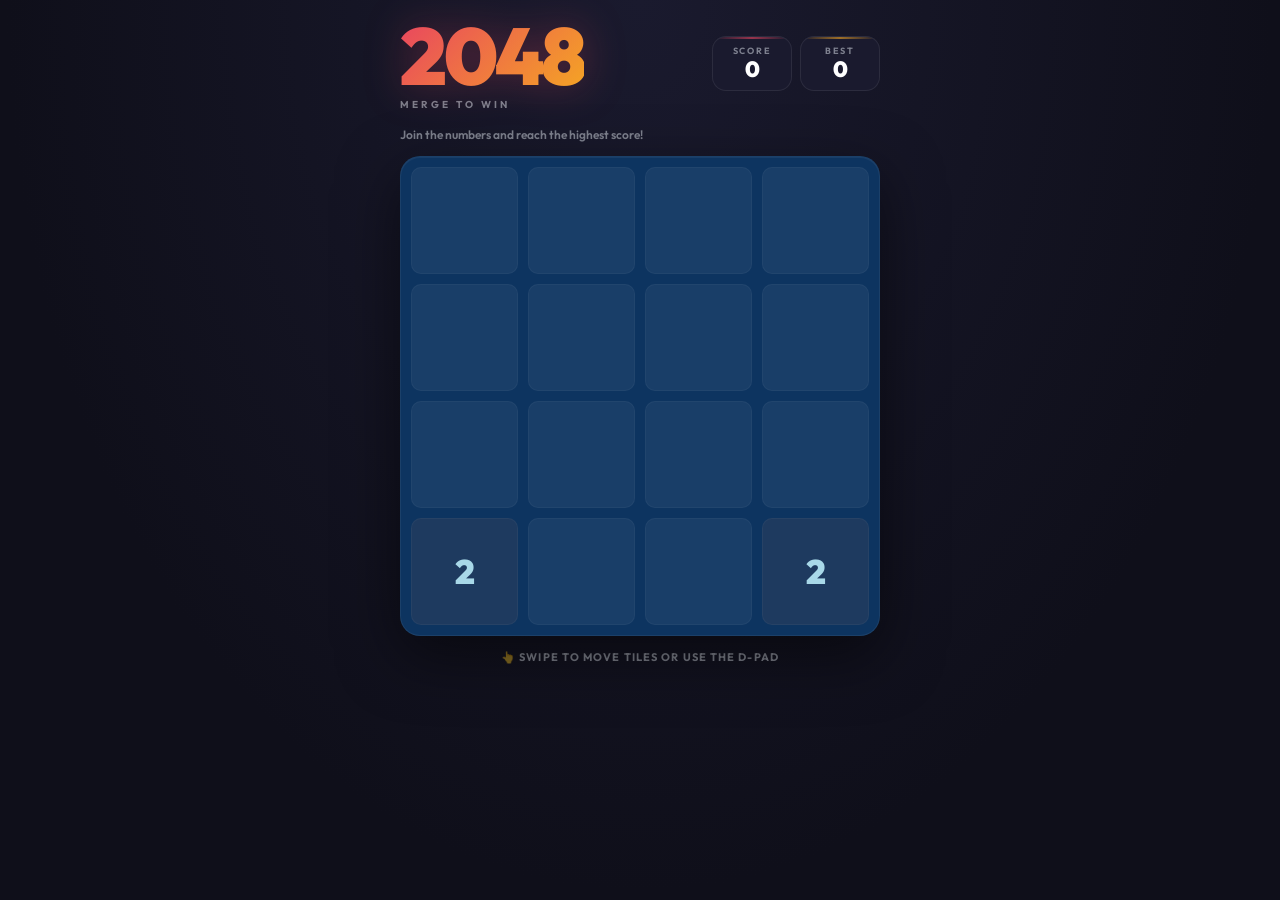
<file: 2048game/index.html>
<!DOCTYPE html>
<html lang="en">
<head>
    <meta charset="UTF-8">
    <meta name="viewport" content="width=device-width, initial-scale=1.0">
    <title>2048 - Premium Edition</title>
    <link rel="stylesheet" href="style.css">
</head>
<body>
    <div class="game-wrapper">
        <div class="container" id="game-container">
            <div class="header">
                <div class="title-container">
                    <h1>2048</h1>
                    <p class="tagline">Merge to win</p>
                </div>
                <div class="scores-container">
                    <div class="score-box">
                        <span class="score-label">Score</span>
                        <span id="score" class="score-value">0</span>
                    </div>
                    <div class="score-box best">
                        <span class="score-label">Best</span>
                        <span id="best-score" class="score-value">0</span>
                    </div>
                </div>
            </div>

            <div class="controls">
                <p id="result-text">Join the numbers and reach the highest score!</p>
            </div>

            <div class="grid" id="grid">
                <!-- Tiles will be dynamically added here -->
                <div class="overlay" id="game-over-overlay">
                    <div class="popup">
                        <h2>GAME OVER</h2>
                        <div class="final-score-box">
                            <p>Final Score</p>
                            <span id="overlay-score">0</span>
                        </div>
                        <p style="color:var(--text-muted); font-size:11px; font-weight:bold; letter-spacing:1px; margin-top:5px; animation: pulse 1.5s infinite;">SYNCING LEADERBOARD...</p>
                    </div>
                </div>
            </div>

            <p class="mobile-hint">👆 Swipe to move tiles or use the D-Pad</p>
            <div id="mobile-dpad" class="mobile-dpad">
                <button class="dpad-btn up" onclick="window.tiltGrid('up')">▲</button>
                <div class="dpad-row">
                    <button class="dpad-btn left" onclick="window.tiltGrid('left')">◀</button>
                    <button class="dpad-btn down" onclick="window.tiltGrid('down')">▼</button>
                    <button class="dpad-btn right" onclick="window.tiltGrid('right')">▶</button>
                </div>
            </div>
        </div>
    </div>

    <script src="game.js"></script>
</body>
</html>
</file>
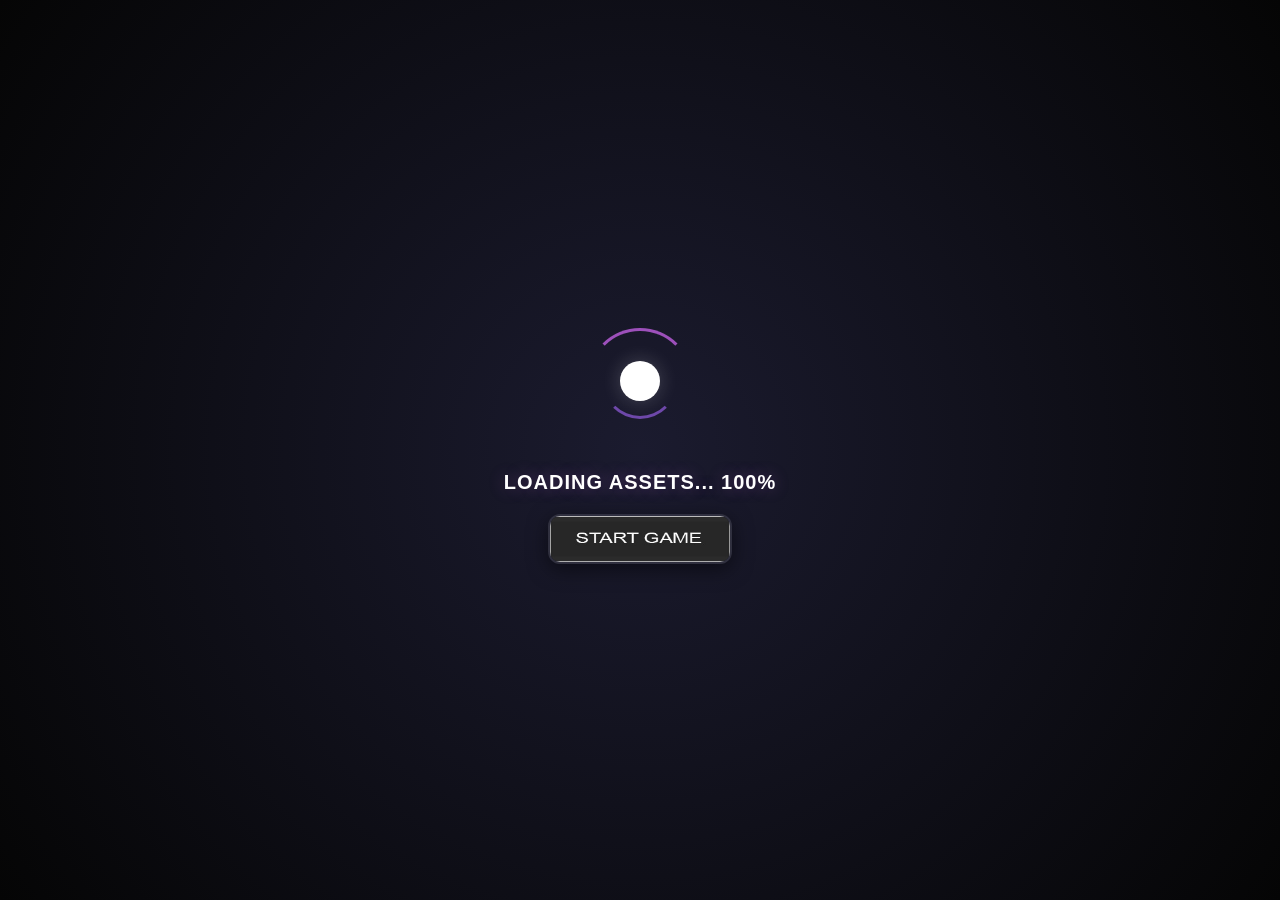
<file: BulletFury/index.html>
<!DOCTYPE html>
<html>
<head>
<meta charset="UTF-8">
<title>Bullet Fury</title>
<meta name="viewport" content="width=device-width, initial-scale=1.0" />
<style>
  :root {
      --playza-purple: #9d50bb;
      --playza-pink: #6e48aa;
      --playza-gradient: linear-gradient(135deg, #9d50bb 0%, #6e48aa 100%);
  }
  
  body {
      margin: 0;
      padding: 0;
      background-color: #0d0d0d !important;
      overflow: hidden;
      font-family: 'Inter', -apple-system, sans-serif;
  }

  #animation_container, #_preload_div_ {
	position:absolute;
	margin:auto;
	left:0;right:0;
	top:0;bottom:0;
	-webkit-user-select: none;
    -moz-user-select: none;
    -ms-user-select: none;
    user-select: none;
    background: radial-gradient(circle at center, #1b1b2f 0%, #050505 100%);
    display: flex;
    flex-direction: column;
    justify-content: center;
    align-items: center;
  }

  /* ─── Premium Minimap Radar ──────────────────────────────── */
  #minimapContainer {
    position: absolute;
    top: 16px;
    right: 16px;
    width: 164px;
    height: 200px;
    pointer-events: none;
    z-index: 200;
    display: none;
    flex-direction: column;
    align-items: center;
    gap: 6px;
  }

  #minimapHeader {
    display: flex;
    align-items: center;
    justify-content: space-between;
    width: 100%;
    padding: 0 2px;
  }

  #minimapLabel {
    font-family: 'Courier New', monospace;
    font-size: 10px;
    font-weight: 700;
    letter-spacing: 3px;
    color: rgba(0, 255, 80, 0.8);
    text-shadow: 0 0 8px rgba(0, 255, 80, 0.6);
  }

  #minimapEnemyCount {
    font-family: 'Courier New', monospace;
    font-size: 10px;
    font-weight: 700;
    color: rgba(255, 60, 60, 0.9);
    text-shadow: 0 0 6px rgba(255, 60, 60, 0.7);
  }

  #minimapRadarWrap {
    position: relative;
    width: 160px;
    height: 160px;
    border-radius: 50%;
    box-shadow:
      0 0 0 2px rgba(0, 200, 60, 0.4),
      0 0 20px rgba(0, 200, 60, 0.25),
      0 0 40px rgba(0, 200, 60, 0.1),
      inset 0 0 20px rgba(0, 0, 0, 0.5);
    backdrop-filter: blur(2px);
    overflow: hidden;
  }

  #minimap {
    width: 160px !important;
    height: 160px !important;
    display: block;
  }

  #minimapFooter {
    font-family: 'Courier New', monospace;
    font-size: 9px;
    color: rgba(0, 180, 60, 0.45);
    letter-spacing: 1px;
    text-align: center;
  }

  /* ─── Rest of original styles ─────────────────────────────── */

  #centertext, .centertext {
    position: relative;
    width: 100%;
	color: #ffffff;
	text-align: center;
	font-size: 20px;
    font-weight: 600;
    margin-top: 40px;
    text-shadow: 0 0 15px rgba(157, 80, 187, 0.4);
    letter-spacing: 1px;
}

.playza-spinner-orbit {
    width: 100px;
    height: 100px;
    position: relative;
    display: flex;
    justify-content: center;
    align-items: center;
}

.spinner-outer {
    position: absolute;
    width: 100%;
    height: 100%;
    border: 3px solid transparent;
    border-top-color: #9d50bb;
    border-radius: 50%;
    animation: playza-spin 1s linear infinite;
}

.spinner-inner {
    position: absolute;
    width: 70%;
    height: 70%;
    border: 3px solid transparent;
    border-bottom-color: #6e48aa;
    border-radius: 50%;
    animation: playza-spin 1.5s linear infinite reverse;
}

.spinner-logo {
    width: 40px;
    height: 40px;
    background: white;
    border-radius: 50%;
    box-shadow: 0 0 20px rgba(255, 255, 255, 0.2);
    animation: playza-pulse 2s ease-in-out infinite;
}

@keyframes playza-spin {
    from { transform: rotate(0deg); }
    to { transform: rotate(360deg); }
}

@keyframes playza-pulse {
    0%, 100% { transform: scale(1); opacity: 0.8; }
    50% { transform: scale(1.1); opacity: 1; }
}

#renderCanvas {
    width: 100%;
    height: 100%;
    touch-action: none;
    position: absolute;
}
#fpsLabel {
    position: absolute;
    right: 20px;
    bottom: 20px;
    color: rgba(255, 255, 255, 0.3);
    font-size: 11px;
    cursor: default;
}
</style>
<!-- Patch HTMLCanvasElement.getContext to suppress CreateJS warning about willReadFrequently -->
<script>
    var originalGetContext = HTMLCanvasElement.prototype.getContext;
    HTMLCanvasElement.prototype.getContext = function(type, options) {
        if (type === '2d') {
            options = options || {};
            options.willReadFrequently = true;
        }
        return originalGetContext.call(this, type, options);
    };
</script>
<script src="https://code.createjs.com/createjs-2015.11.26.min.js"></script>
<script>
  if (typeof createjs === 'undefined') {
    document.write('<scr'+'ipt src="js/external/createjs-2015.11.26.min.js"><\/scr'+'ipt>');
  }
</script>
<!-- jQuery: CDN primary, local fallback -->
<script src="https://code.jquery.com/jquery-3.7.1.min.js" integrity="sha256-/JqT3SQfawRcv/BIHPThkBvs0OEvtFFmqPF/lYI/Cxo=" crossorigin="anonymous"></script>
<script>
  if (typeof jQuery === 'undefined') {
    document.write('<scr'+'ipt src="js/external/jquery.min.js"><\/scr'+'ipt>');
  }
</script>
<script src="js/babylon.custom.js"></script>
<script src='js/pleaserotate.js'></script>
<script src="js/bulletfury-html5.js"></script>
<script src='js/main.js'></script>
<script src='js/enemy.js'></script>
<script src='js/load.js'></script>

</head>
<body onload="init();">
	<div id="animation_container" style="width:100%; height:100%">
	<canvas id="renderCanvas" tabindex="1"></canvas>
		<canvas id="canvas" width="640" height="360" style="position: absolute; display: none;pointer-events:auto;"></canvas>
		<div id="dom_overlay_container" style="pointer-events:none; overflow:hidden; width:640px; height:360px; position: absolute; left: 0px; top: 0px; display: none;">
		</div>
		<div id="fpsLabel"></div>
    
	
	</div>
    <div id='_preload_div_'>
        <div class="playza-spinner-orbit">
            <div class="spinner-outer"></div>
            <div class="spinner-inner"></div>
            <div class="spinner-logo"></div>
        </div>
        <div id='centertext'>LOADING ASSETS... 0%</div>
        <div class='centertext' style='margin-top: 20px; display: none;' id='stButContainer'>
            <img src=images/start.jpg alt="Start Game" title="Start Game" onclick='startG()' style='width:180px; height:auto; cursor:pointer; border-radius: 12px; box-shadow: 0 5px 20px rgba(0,0,0,0.5); border: 2px solid rgba(255,255,255,0.1);' id='stBut'/>
        </div>
    </div>
    
    <!-- Minimap UI -->
    <div id="minimapContainer" style="display:none;">
      <div id="minimapHeader">
        <span id="minimapLabel">&#x25CF; RADAR</span>
        <span id="minimapEnemyCount"></span>
      </div>
      <div id="minimapRadarWrap">
        <canvas id="minimap" width="160" height="160"></canvas>
      </div>
      <div id="minimapFooter">PLAYER-CENTRIC &bull; NORTH UP</div>
    </div>
</body>
</html>
</file>
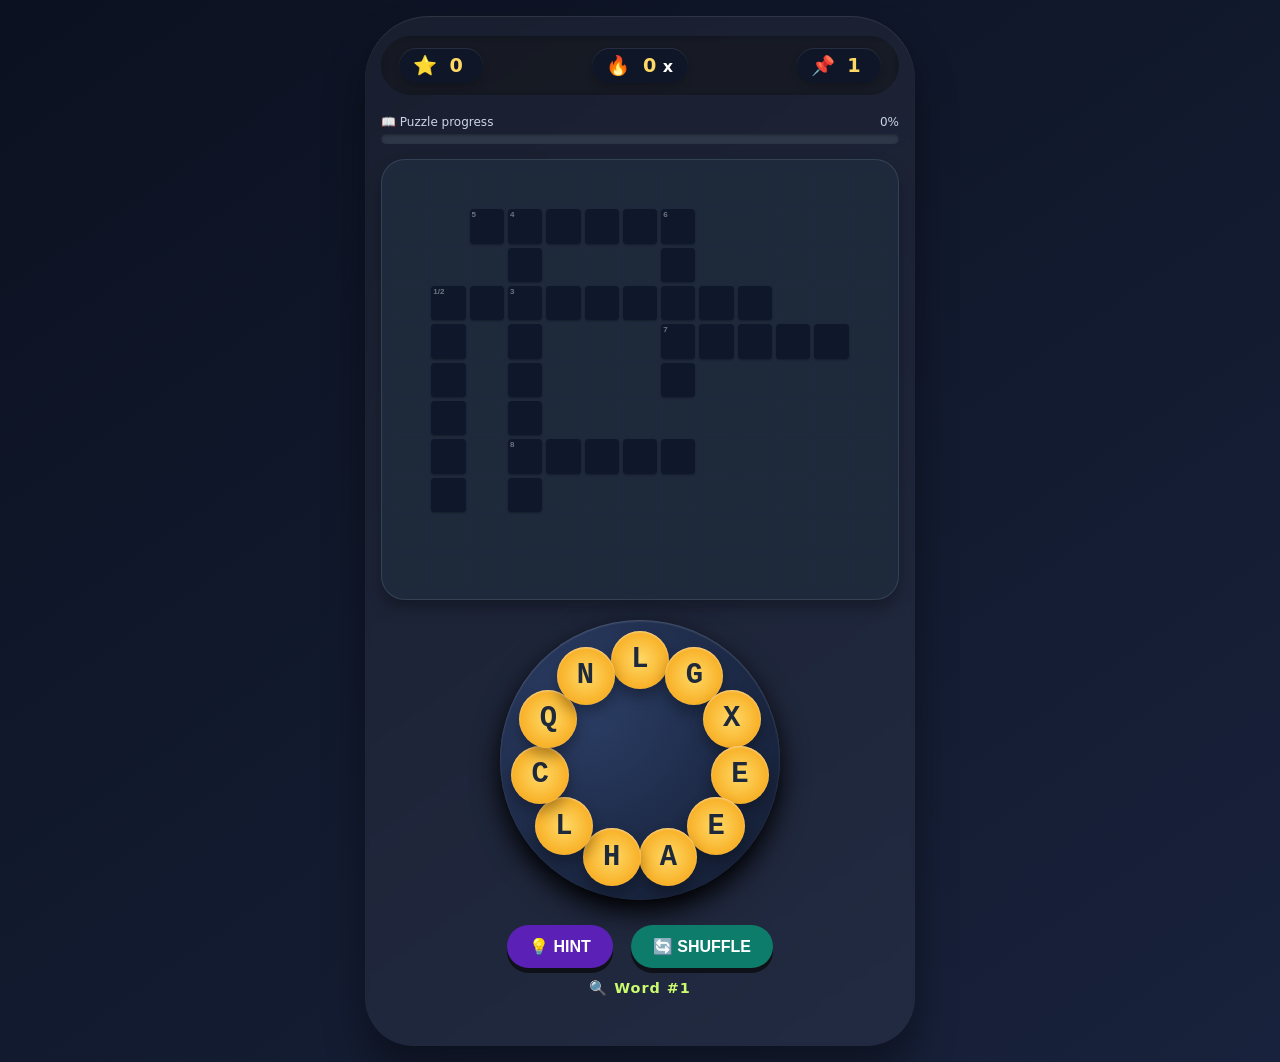
<file: Crossword/index.html>
<!doctype html>
<html lang="en">
  <head>
    <meta charset="UTF-8" />
    <meta
      name="viewport"
      content="width=device-width, initial-scale=1.0, user-scalable=no, viewport-fit=cover"
    />
    <title>Crossword Quest+ | Swipe Word Puzzle</title>
    <link rel="stylesheet" href="style.css" />
  </head>
  <body>
    <div class="game-container" id="gameRoot">
      <div class="stats-bar">
        <div class="score-box">
          <span>⭐</span> <span id="scoreValue">0</span>
        </div>
        <div class="combo-box">
          <span>🔥</span> <span id="comboValue">0</span>x
        </div>
        <div class="level-box">
          <span>📌</span> <span id="levelValue">1</span>
        </div>
      </div>
      <div class="progress-section">
        <div class="progress-label">
          <span>📖 Puzzle progress</span><span id="progressPercent">0%</span>
        </div>
        <div class="progress-bar-bg">
          <div class="progress-fill" id="progressFill"></div>
        </div>
      </div>
      <div
        id="crosswordGrid"
        class="crossword-grid"
        style="grid-template-columns: repeat(6, 1fr)"
      ></div>
      <div class="wheel-area">
        <div class="wheel-wrapper">
          <div id="lettersWheel" class="letters-wheel"></div>
          <canvas id="wheelCanvas" width="300" height="300"></canvas>
        </div>
      </div>
      <div class="action-bar">
        <button class="action-btn hint-btn" id="hintBtn">💡 HINT</button>
        <button class="action-btn shuffle-btn" id="shuffleBtn">
          🔄 SHUFFLE
        </button>
      </div>
      <div class="feedback-message" id="feedbackMsg">
        ✨ SWIPE letters to form words!
      </div>
    </div>

    <script src="script.js"></script>
  </body>
</html>
</file>
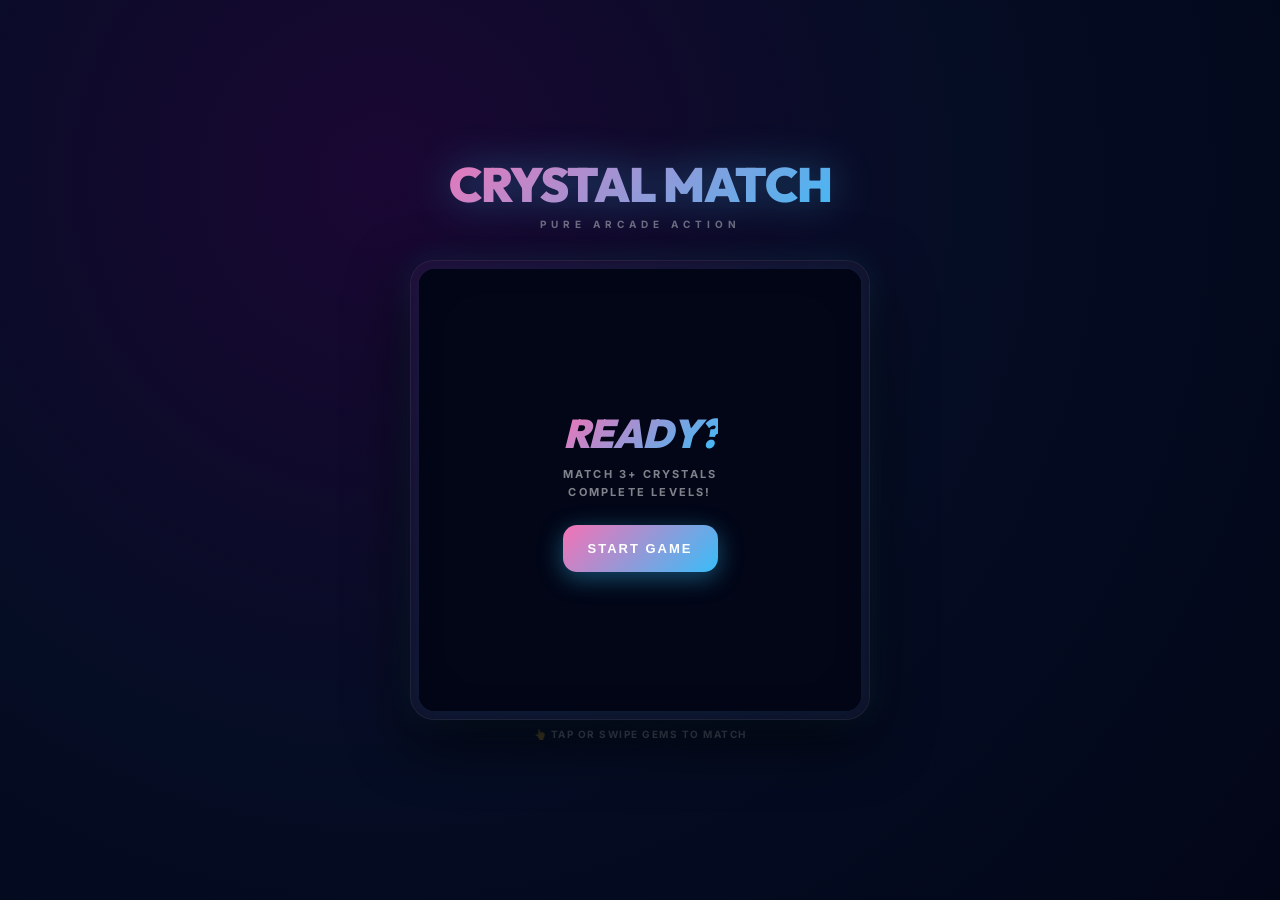
<file: crystal-match/index.html>
<!doctype html>
<html lang="en">
  <head>
    <meta charset="UTF-8" />
    <meta name="viewport" content="width=device-width, initial-scale=1.0" />
    <title>Crystal Match</title>
    <link rel="stylesheet" href="src/style.css" />
  </head>
  <body>
    <div id="app"></div>
    <script type="module" src="src/main.js"></script>
  </body>
</html>
</file>
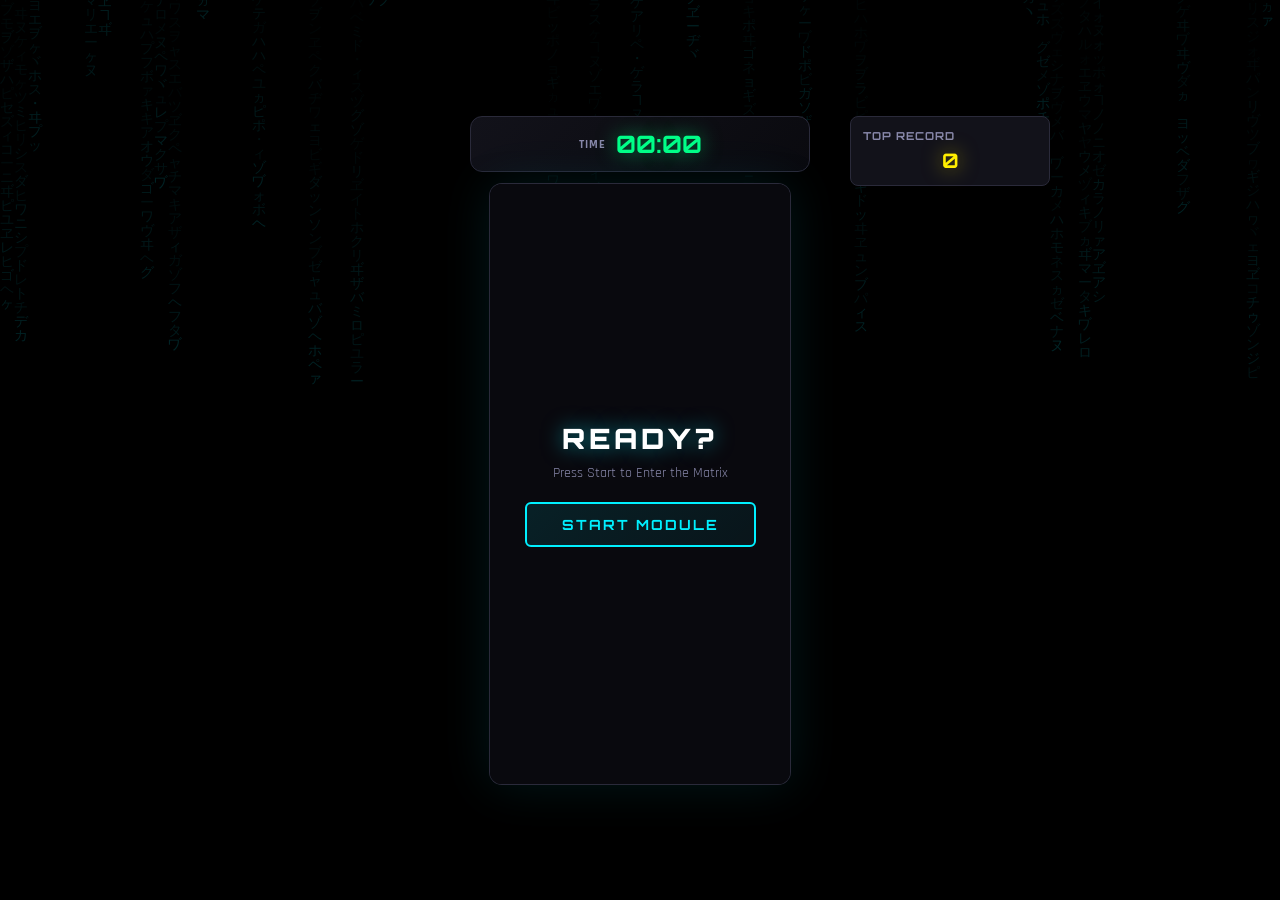
<file: Neon-Tetris/index.html>
<!DOCTYPE html>
<html lang="en">
<head>
    <meta charset="UTF-8">
    <meta name="viewport" content="width=device-width, initial-scale=1.0, maximum-scale=1.0, user-scalable=no, viewport-fit=cover">
    <title>Neon Tetris - Matrix Edition</title>
    <link rel="preconnect" href="https://fonts.googleapis.com">
    <link rel="preconnect" href="https://fonts.gstatic.com" crossorigin>
    <link href="https://fonts.googleapis.com/css2?family=Orbitron:wght@400;700;900&family=Rajdhani:wght@400;500;700&display=swap" rel="stylesheet">
    <link rel="stylesheet" href="style.css">
</head>
<body>
    <canvas id="matrix-bg"></canvas>
    
    <div class="game-container">
        <div class="game-wrapper">
            <div class="sidebar left-sidebar">
                <div class="logo">
                    <span class="logo-text">TETRIS</span>
                    <span class="logo-sub">NEON EDITION</span>
                </div>
                
                <div class="stats-panel">
                    <div class="stat-box score-box">
                        <div class="stat-label">SCORE</div>
                        <div class="stat-value" id="score">0</div>
                    </div>
                    
                    <div class="stat-box level-box">
                        <div class="stat-label">LEVEL</div>
                        <div class="stat-value" id="level">1</div>
                    </div>

                    <div class="stat-box lines-box">
                        <div class="stat-label">LINES</div>
                        <div class="stat-value" id="lines">0</div>
                    </div>
                </div>
            </div>
            
            <div class="game-main">
                <div class="game-header">
                    <span class="logo-mini">PLAYZA</span>
                    <div class="timer-box">
                        <span class="timer-label">TIME</span>
                        <span class="timer-value" id="timer">00:00</span>
                    </div>
                </div>
                
                <div class="stats-row">
                    <div class="stat-box score-box">
                        <div class="stat-label">SCORE</div>
                        <div class="stat-value" id="score-mobile">0</div>
                    </div>
                    
                    <div class="stat-box level-box">
                        <div class="stat-label">LEVEL</div>
                        <div class="stat-value" id="level-mobile">1</div>
                    </div>
                    
                    <div class="stat-box lines-box">
                        <div class="stat-label">LINES</div>
                        <div class="stat-value" id="lines-mobile">0</div>
                    </div>
                </div>
                
                <div class="canvas-wrapper">
                    <canvas id="game-canvas" width="300" height="600"></canvas>
                    <div class="combo-display" id="combo-display"></div>
                    <div class="game-overlay" id="overlay">
                        <div class="overlay-content">
                            <h2 class="overlay-title" id="overlay-title">READY?</h2>
                            <p class="overlay-subtitle">Press Start to Enter the Matrix</p>
                            <div class="game-stats" id="game-stats" style="display: none;">
                                <div class="game-stat-row">
                                    <span>FINAL SCORE</span>
                                    <span id="final-score">0</span>
                                </div>
                                <div class="game-stat-row">
                                    <span>LINES CLEARED</span>
                                    <span id="final-lines">0</span>
                                </div>
                                <div class="game-stat-row">
                                    <span>LEVEL REACHED</span>
                                    <span id="final-level">1</span>
                                </div>
                            </div>
                            <button class="start-btn" id="start-btn" onclick="playButtonClicked()">START MODULE</button>
                        </div>
                    </div>
                </div>
                
                <div class="touch-controls">
                    <div class="control-group movement">
                        <button class="touch-btn" id="btn-left">◀</button>
                        <button class="touch-btn" id="btn-down">▼</button>
                        <button class="touch-btn" id="btn-right">▶</button>
                    </div>
                    <div class="control-group actions">
                        <button class="touch-btn action" id="btn-rotate">↻</button>
                        <button class="touch-btn action drop" id="btn-drop">DROP</button>
                    </div>
                </div>
            </div>
            
            <div class="sidebar right-sidebar side-panels">
                <div class="highscore-panel">
                    <div class="panel-title">TOP RECORD</div>
                    <div class="highscore-value" id="highscore">0</div>
                </div>
                
                <div class="preview-panel">
                    <div class="panel-title">NEXT MODULE</div>
                    <canvas id="next-canvas" width="80" height="80"></canvas>
                </div>
                
                <div class="hold-panel">
                    <div class="panel-title">HELD DATA</div>
                    <canvas id="hold-canvas" width="80" height="80"></canvas>
                </div>
                
                <div class="sound-toggle">
                    <button class="sound-btn" id="sound-btn" onclick="toggleSound()">
                        <span class="sound-icon">🔊</span>
                    </button>
                </div>
            </div>
        </div>
    </div>
    
    <!-- Rotate Overlay -->
    <div id="rotate-overlay">
        <div class="rotate-icon">📱</div>
        <p>PLEASE ROTATE YOUR DEVICE</p>
        <span>Landscape mode required for Matrix stability</span>
    </div>
    
    <audio id="clearsound" src="sound/pop.ogg" preload="auto"></audio>
    <script src="js/sdk.js"></script>
    <script src="js/tetris.js"></script>
    <script src="js/controller.js"></script>
    <script src="js/render.js"></script>
    <script src="js/matrix.js"></script>
</body>
</html>
</file>
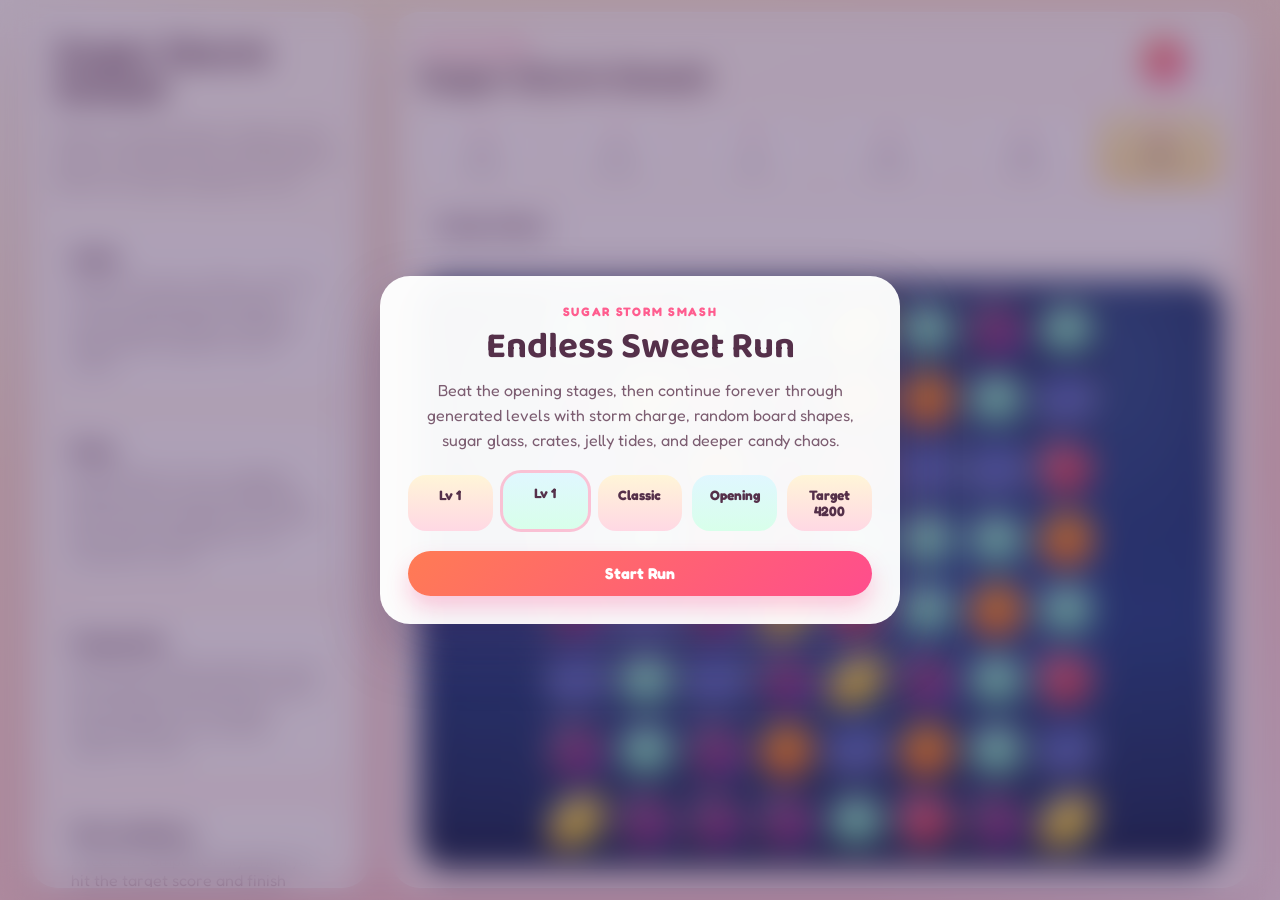
<file: Sugar-storm/index.html>
<!doctype html>
<html lang="en">
  <head>
    <meta charset="UTF-8" />
    <meta name="viewport" content="width=device-width, initial-scale=1.0" />
    <title>Sugar Storm Smash</title>
    <link rel="preconnect" href="https://fonts.googleapis.com" />
    <link rel="preconnect" href="https://fonts.gstatic.com" crossorigin />
    <link
      href="https://fonts.googleapis.com/css2?family=Fredoka:wght@400;500;600;700&family=Baloo+2:wght@600;700&display=swap"
      rel="stylesheet"
    />
    <link rel="stylesheet" href="./styles.css" />
  </head>
  <body>
    <div class="page-shell">
      <section class="hud-card">
        <div class="brand-block">
          <!-- <p class="eyebrow">Playza games</p> -->
          <h1>Sugar Storm Smash</h1>
          <p class="tagline">
            Ride the candy tempest, trigger storm powers, and beat each sweet
            objective before the sugar squall burns out.
          </p>
        </div>

        <div class="info-cluster" id="infoPanel">
          <div class="goal-panel">
            <div>
              <p class="goal-title">Guide</p>
              <p class="goal-copy">
                Match 3 to clear candies, match 4 or 5 to create power candies,
                chain special combos, and build Sugar Rush charge for storm
                clears.
              </p>
            </div>
          </div>

          <div class="goal-panel">
            <div>
              <p class="goal-title">Rules</p>
              <p class="goal-copy">
                Striped clears a line, wrapped blasts a zone, color bomb bends
                the board, and deeper levels add jelly, crates, sugar glass,
                and ingredient storms.
              </p>
            </div>
          </div>

          <div class="goal-panel">
            <div>
              <p class="goal-title">Progression</p>
              <p class="goal-copy">
                Early levels teach the basics, then the endless climb shifts to
                random board shapes, storm modes, layered blockers, and
                drop-objective levels.
              </p>
            </div>
          </div>

          <div class="goal-panel">
            <div>
              <p class="goal-title">Win Conditions</p>
              <p class="goal-copy">
                A level is complete only when you hit the target score and
                finish every active objective: candy orders, jelly, crates,
                sugar glass, and ingredient drops if they are present.
              </p>
            </div>
          </div>

          <div class="tip-card">
            <p id="messageLine">
              Swap neighboring candies to create matches of 3 or more.
            </p>
          </div>
        </div>
      </section>

      <section class="board-card">
        <div class="board-head">
          <div>
            <p class="eyebrow">PLAYZA.games</p>
            <h2>Sugar Storm Smash</h2>
          </div>
          <div class="board-head-actions">
            <button
              id="infoButton"
              type="button"
              class="icon-button"
              aria-label="Open rules and info"
            >
              ⓘ
            </button>
            <button
              id="shuffleButton"
              type="button"
              class="icon-button"
              aria-label="Shuffle board"
            >
              ⟳
            </button>
            <span class="shuffle-count" id="shuffleCount">2</span>
          </div>
        </div>

        <div class="mobile-info-panel hidden" id="mobileInfoPanel">
          <div class="goal-panel mobile-info-card">
            <p class="goal-title">Rules & Info</p>
            <p class="goal-copy">
              Match 3 to clear, match 4 or 5 to create power candies, and build
              storm charge through chained clears and special combos.
            </p>
            <p class="goal-copy">
              Objectives can include candy orders, jelly, crates, sugar glass,
              and ingredient drops. You must finish all active objectives and
              the score target to win.
            </p>
          </div>
        </div>

        <div class="board-stats" id="boardStats">
          <article class="board-stat">
            <span class="board-icon">★</span><strong id="scoreValue">0</strong
            ><span class="board-label">Score</span>
          </article>
          <article class="board-stat">
            <span class="board-icon">↔</span><strong id="movesValue">0</strong
            ><span class="board-label">Moves</span>
          </article>
          <article class="board-stat">
            <span class="board-icon">⬆</span><strong id="levelValue">1</strong
            ><span class="board-label">Level</span>
          </article>
          <article class="board-stat">
            <span class="board-icon">◎</span><strong id="targetValue">0</strong
            ><span class="board-label">Target</span>
          </article>
          <article class="board-stat">
            <span class="board-icon">✦</span><strong id="chainValue">x1</strong
            ><span class="board-label">Chain</span>
          </article>
          <article class="board-stat">
            <span class="board-icon">⬢</span
            ><strong id="boardTypeValue">Classic</strong
            ><span class="board-label">Board</span>
          </article>
          <article class="board-stat storm-stat">
            <span class="board-icon">âš¡</span><strong id="stormValue">0%</strong
            ><span class="board-label">Storm</span>
          </article>
        </div>

        <div class="goal-panel board-orders">
          <div>
            <p class="goal-title">Candy Orders</p>
          </div>
          <div class="goal-list" id="goalList"></div>
        </div>

        <div class="canvas-wrap">
          <canvas
            id="gameCanvas"
            width="720"
            height="720"
            aria-label="Candy match 3 game board"
          ></canvas>
          <div class="overlay hidden" id="overlay">
            <div class="overlay-card">
              <p class="overlay-kicker" id="overlayKicker">Sweet!</p>
              <h3 id="overlayTitle">Level Complete</h3>
              <p id="overlayText">You cleared the orders.</p>
              <button id="overlayButton" type="button">Next Level</button>
            </div>
          </div>
        </div>
      </section>
    </div>

    <div class="screen-overlay" id="screenOverlay">
      <div class="screen-card">
        <p class="overlay-kicker" id="screenKicker">Sugar Storm Smash</p>
        <h3 id="screenTitle">Endless Sweet Run</h3>
        <p id="screenText">
          Beat the opening levels, then keep climbing forever through generated
          targets, changing boards, jelly tiles, and extra pressure.
        </p>
        <div class="map-strip" id="mapStrip"></div>
        <button id="screenButton" type="button">Start Run</button>
      </div>
    </div>

    <script src="./game.js"></script>
  </body>
</html>
</file>
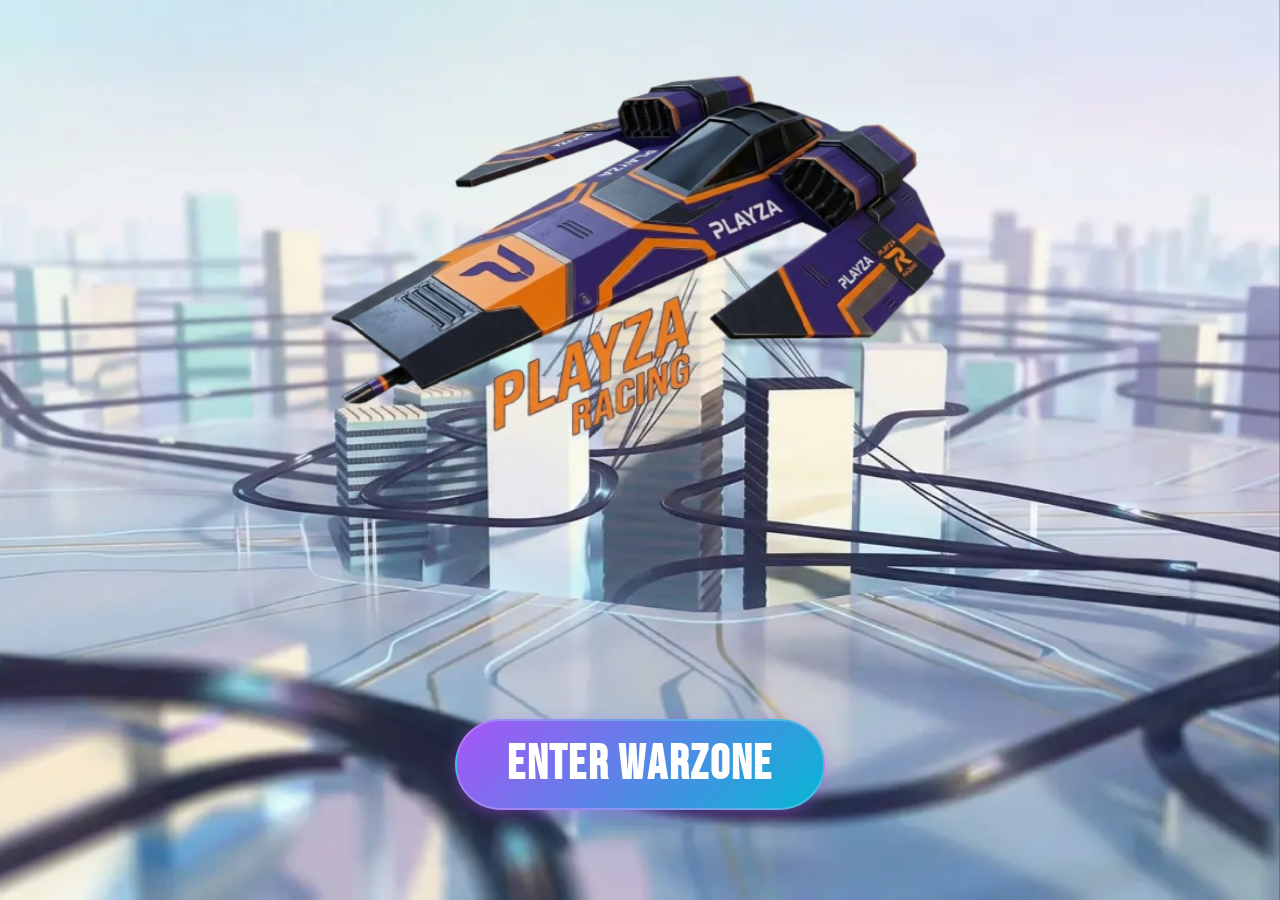
<file: VelocityGL/index.html>
<!doctype html>
<html lang="en">
  <head>
    <title>Playza Racing HQ</title>
    <meta charset="utf-8">
    <meta name="description" content="Playza Racing is a high-speed futuristic racing warzone built for champions. Experience ultra-fast WebGL racing on the Playza platform!">
    <meta property="og:title" content="Playza Racing - High Speed Warzone." />
    <meta property="og:type" content="game" />
    <meta property="og:url" content="https://playza.io/racing" />
    <meta property="og:image" content="https://playza.io/racing-banner.png" />
    <meta property="og:site_name" content="Playza" />
    <meta property="fb:admins" content="1482017639" />
    <link rel="icon" href="favicon.png" type="image/png">
    <link rel="shortcut icon" href="favicon.png" type="image/png">
    <meta name="viewport" content="width=device-width, initial-scale=1.0">
    <link rel="stylesheet" href="css/multi.css" type="text/css" charset="utf-8">
    <link rel="stylesheet" href="css/fonts.css" type="text/css" charset="utf-8">
    <style>
      body {
        padding:0;
        margin:0;
      }
      canvas { pointer-events:none; width: 100%;}
      #overlay{
        position: absolute;
        z-index: 9999;
        top: 0;
        left: 0;
        width: 100%;
      }
    </style>
    <script type="text/javascript">
    //analytics
    var _gaq = _gaq || [];
    _gaq.push(['_setAccount', 'UA-26274524-4']);
    _gaq.push(['_trackPageview']);
    (function() {
      var ga = document.createElement('script'); ga.type = 'text/javascript'; ga.async = true;
      ga.src = ('https:' == document.location.protocol ? 'https://ssl' : 'http://www') + '.google-analytics.com/ga.js';
      var s = document.getElementsByTagName('script')[0]; s.parentNode.insertBefore(ga, s);
    })();
    </script>
  </head>

  <body>
    <div id="step-1">
      <div id="global"></div>
      <div id="title">
      </div>
      <div id="menucontainer">
        <div id="menu">
          <div id="start" class="start-btn">ENTER WARZONE</div>
        </div>
      </div>
    </div>

    <div id="step-4" style="display: none">
      <div id="overlay"></div>
      <div id="main"></div>
      
      <!-- MOBILE VIRTUAL PAD -->
      <div id="virtual-pad" class="mobile-only">
        <div id="pad-left" class="pad-btn">L</div>
        <div id="pad-right" class="pad-btn">R</div>
        <div id="pad-brake" class="pad-btn brake">B</div>
        <div id="pad-gas" class="pad-btn gas">GAS</div>
      </div>
    </div>
    <div id="step-5" style="display: none">
      <div id="time"></div>
      <div id="ctrl-help">Click/Touch to continue.</div>
    </div>

    <div id="leapinfo" style="display: none"></div>

    <script src="libs/leap-0.4.1.min.js"></script>
    <script src="libs/Three.dev.js"></script>
    <script src="libs/ShaderExtras.js"></script>
    <script src="libs/postprocessing/EffectComposer.js"></script>
    <script src="libs/postprocessing/RenderPass.js"></script>
    <script src="libs/postprocessing/BloomPass.js"></script>
    <script src="libs/postprocessing/ShaderPass.js"></script>
    <script src="libs/postprocessing/MaskPass.js"></script>
    <script src="libs/Detector.js"></script>
    <script src="libs/Stats.js"></script>
    <script src="libs/DAT.GUI.min.js"></script>

    <script src="bkcore.coffee/controllers/TouchController.js"></script>
    <script src="bkcore.coffee/controllers/OrientationController.js"></script>
    <script src="bkcore.coffee/controllers/GamepadController.js"></script>

    <script src="bkcore.coffee/Timer.js"></script>
    <script src="bkcore.coffee/ImageData.js"></script>
    <script src="bkcore.coffee/Utils.js"></script>

    <script src="bkcore/threejs/RenderManager.js"></script>
    <script src="bkcore/threejs/Shaders.js"></script>
    <script src="bkcore/threejs/Particles.js"></script>
    <script src="bkcore/threejs/Loader.js"></script>

    <script src="bkcore/Audio.js"></script>

    <script src="bkcore/hexgl/HUD.js"></script>
    <script src="bkcore/hexgl/RaceData.js"></script>
    <script src="bkcore/hexgl/ShipControls.js"></script>
    <script src="bkcore/hexgl/ShipEffects.js"></script>
    <script src="bkcore/hexgl/CameraChase.js"></script>
    <script src="bkcore/hexgl/Gameplay.js"></script>

    <script src="bkcore/hexgl/tracks/Cityscape.js"></script>

    <script src="bkcore/hexgl/HexGL.js"></script>

    <script src="launch.js"></script>

  </body>
</html>
</file>
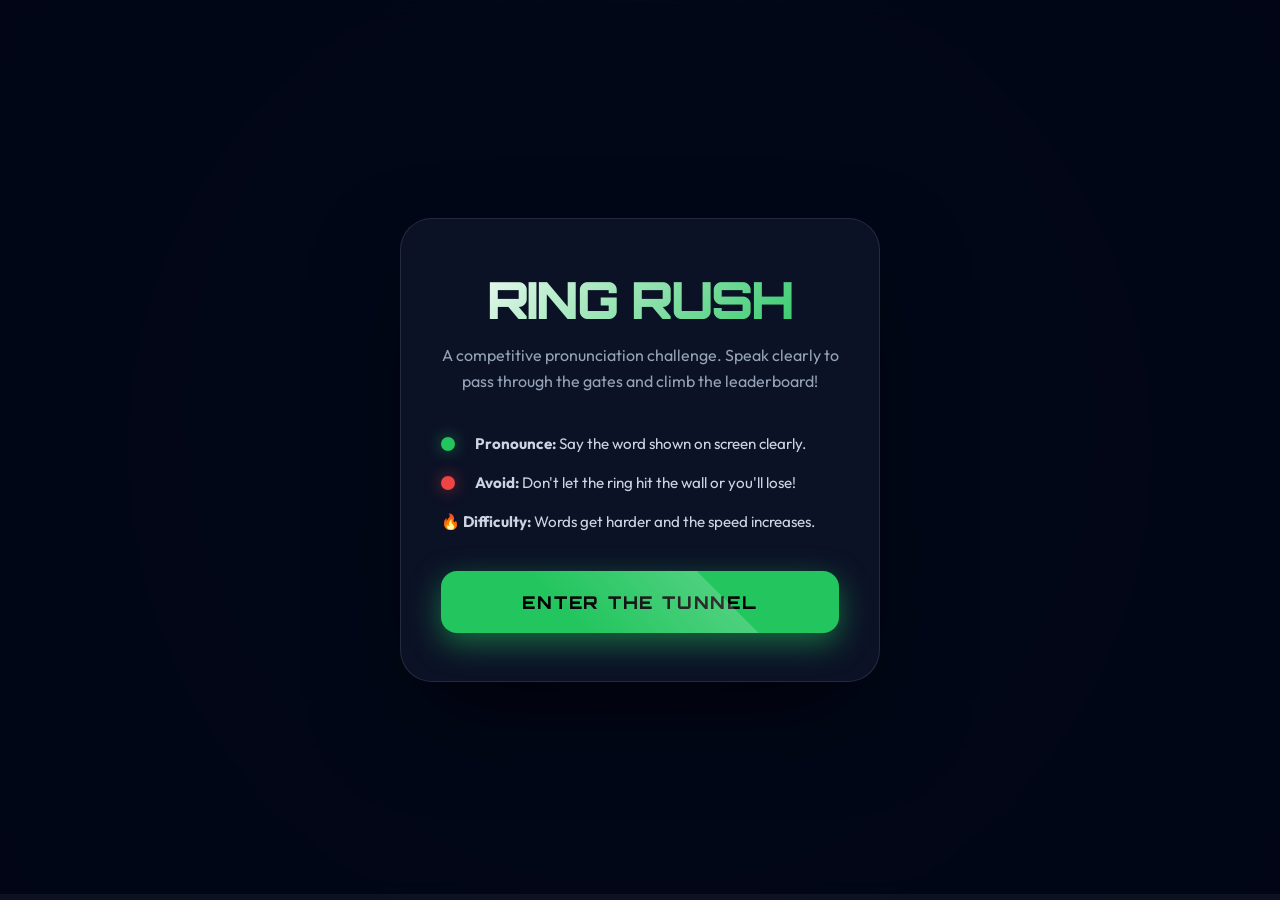
<file: vocal-ring-rush/index.html>
<!DOCTYPE html>
<html lang="en">
<head>
    <meta charset="UTF-8">
    <meta name="viewport" content="width=device-width, initial-scale=1.0">
    <title>Ring Rush - Pronunciation</title>
    <link rel="preconnect" href="https://fonts.googleapis.com">
    <link rel="preconnect" href="https://fonts.gstatic.com" crossorigin>
    <link href="https://fonts.googleapis.com/css2?family=Orbitron:wght@400;700;900&family=Outfit:wght@300;400;600;700&display=swap" rel="stylesheet">
    <link rel="stylesheet" href="style.css">
</head>
<body>

    <canvas id="game-canvas"></canvas>

    <div id="ui-overlay">
        <div id="hud">
            <div class="score-container">
                <span class="score-label">POINTS</span>
                <span id="score-val" class="score-value">0</span>
            </div>
            <div id="mic-status">
                <svg class="mic-icon" viewBox="0 0 24 24">
                    <path d="M12 1a3 3 0 0 0-3 3v8a3 3 0 0 0 6 0V4a3 3 0 0 0-3-3z"/>
                    <path d="M19 10v1a7 7 0 0 1-14 0v-1"/>
                    <line x1="12" y1="19" x2="12" y2="23"/>
                    <line x1="8" y1="23" x2="16" y2="23"/>
                </svg>
                <span id="mic-text">Thinking...</span>
            </div>
        </div>

        <div id="game-ui">
            <div id="transcript"></div>
            <div id="word-display">READY?</div>
            <div class="fallback-options" id="options"></div>
        </div>
    </div>

    <!-- Start Screen -->
    <div id="start-screen" class="screen active">
        <div class="menu-card">
            <h1>RING RUSH</h1>
            <p class="subtitle">A competitive pronunciation challenge. Speak clearly to pass through the gates and climb the leaderboard!</p>
            
            <div id="browser-warning" class="unsupported-banner">
                <b>Microphone Access Needed:</b> Speech recognition is not supported in this browser. You can still play using the buttons, but voice is recommended for maximum score.
            </div>

            <div class="instructions">
                <div class="instruction-item">
                    <div class="dot green"></div>
                    <span><b>Pronounce:</b> Say the word shown on screen clearly.</span>
                </div>
                <div class="instruction-item">
                    <div class="dot red"></div>
                    <span><b>Avoid:</b> Don't let the ring hit the wall or you'll lose!</span>
                </div>
                <div class="instruction-item">
                    <span>🔥 <b>Difficulty:</b> Words get harder and the speed increases.</span>
                </div>
            </div>

            <button class="btn" onclick="game.start()">ENTER THE TUNNEL</button>
        </div>
    </div>

    <!-- Game Over Screen -->
    <div id="game-over-screen" class="screen">
        <div class="menu-card">
            <h1 style="background: linear-gradient(135deg, #fff 0%, var(--danger) 100%); -webkit-background-clip: text;">RUN ENDED</h1>
            
            <div class="grading-summary">
                <div class="stat-box">
                    <span class="stat-label">FINAL SCORE</span>
                    <span id="final-score" class="stat-val">0</span>
                </div>
                <div class="stat-box" style="border-top-color: var(--secondary)">
                    <span class="stat-label">AVG ACCURACY</span>
                    <span id="avg-accuracy" class="stat-val">0%</span>
                </div>
                <div class="stat-box" style="grid-column: span 2; border-top-color: #fff">
                    <span class="stat-label">WORDS SURVIVED</span>
                    <span id="total-words" class="stat-val">0</span>
                </div>
            </div>

            <p id="death-reason" class="subtitle" style="color: var(--danger); margin-top: 0;">You crashed into the ring!</p>
            
            <div style="display: flex; gap: 1rem;">
                <button class="btn" onclick="game.start()">TRY AGAIN</button>
            </div>
        </div>
    </div>

    <!-- Accuracy Grade Popup -->
    <div id="grade-popup">
        <span class="grade-label">ACCURACY</span>
        <div class="grade-val">95%</div>
    </div>

    <div id="feedback">✅</div>
    
    <div id="progress-container">
        <div id="progress-bar"></div>
    </div>

    <script type="module" src="game.js"></script>
</body>
</html>
</file>
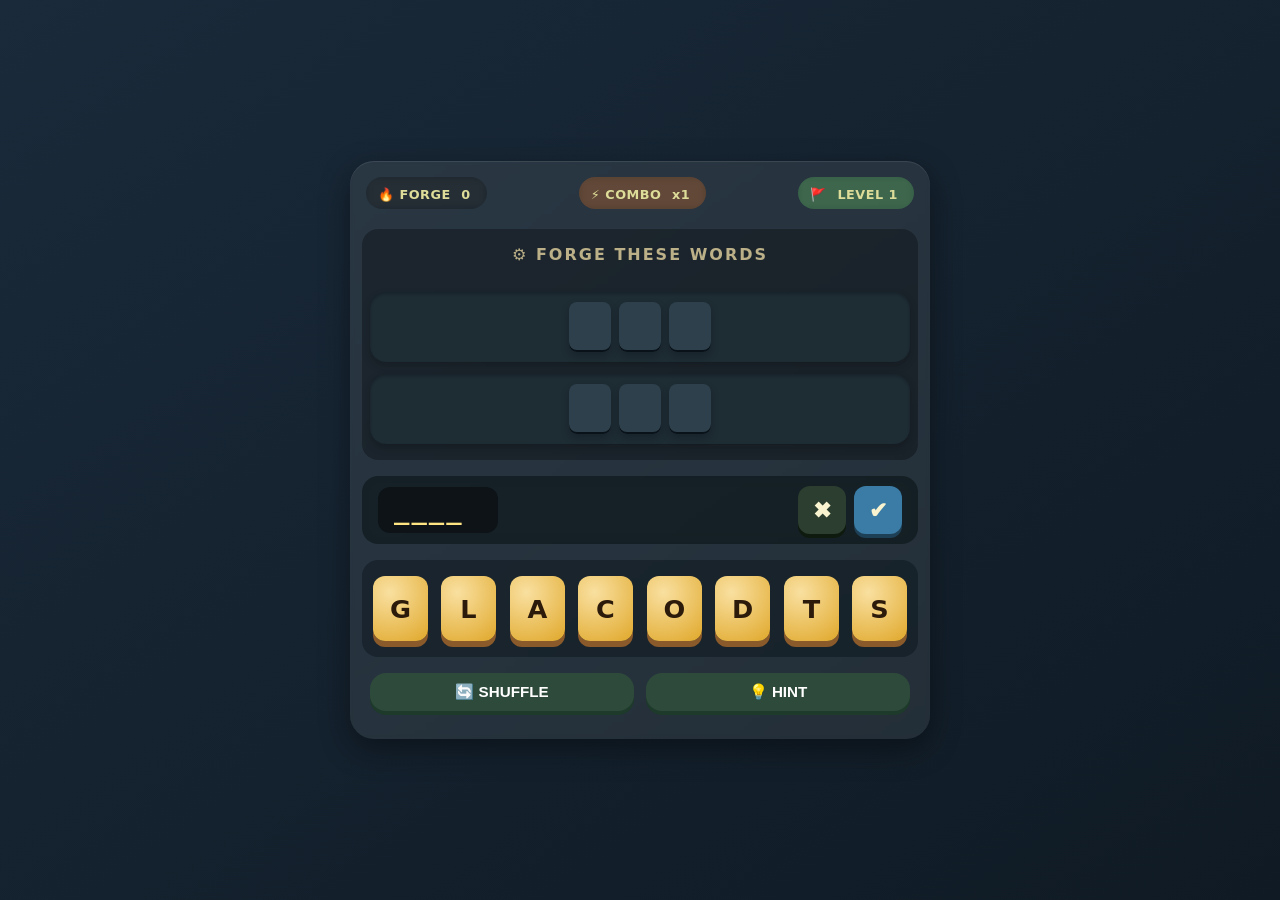
<file: WordForge/index.html>
<!doctype html>
<html lang="en">
  <head>
    <meta charset="UTF-8" />
    <meta
      name="viewport"
      content="width=device-width, initial-scale=1.0, user-scalable=no, viewport-fit=cover"
    />
    <title>Word Forge — Forge the Words</title>
    <link rel="stylesheet" href="style.css" />
  </head>
  <body>
    <div class="game-container" id="gameRoot">
      <div class="stats">
        <div class="score-box">
          <span>🔥 FORGE</span> <span id="scoreValue">0</span>
        </div>
        <div class="combo-box">
          <span>⚡ COMBO</span> <span id="comboValue">x1</span>
        </div>
        <div class="level-box">
          <span>🚩</span> <span id="levelIndicator">LEVEL 1</span>
        </div>
      </div>

      <div class="slots-area">
        <div class="word-slots" id="wordSlotsContainer"></div>
      </div>

      <div class="builder-preview">
        <div class="current-word" id="previewWord">____</div>
        <div class="action-buttons">
          <button class="btn" id="clearBtn">✖</button>
          <button class="btn btn-primary" id="submitBtn">✔</button>
        </div>
      </div>

      <div class="letters-pool">
        <div class="letter-grid" id="letterGrid"></div>
      </div>

      <div class="utils">
        <button class="small-btn" id="shuffleBtn">🔄 SHUFFLE</button>
        <button class="small-btn" id="hintBtn">💡 HINT</button>
      </div>
    </div>
    <script src="script.js"></script>
  </body>
</html>
</file>
<file: 2048game/style.css>
@import url('https://fonts.googleapis.com/css2?family=Outfit:wght@400;700;900&display=swap');

:root {
  --bg: #0f0f1a;
  --surface: #1a1a2e;
  --surface2: #16213e;
  --grid-bg: #0d3460;
  --tile-empty: rgba(255,255,255,0.05);
  --accent: #e94560;
  --accent-gold: #f5a623;
  --text: #e2e8f0;
  --text-muted: rgba(226,232,240,0.5);
  --glow: rgba(233,69,96,0.3);
}

* {
  box-sizing: border-box;
  font-family: 'Outfit', sans-serif;
  -webkit-tap-highlight-color: transparent;
  touch-action: manipulation;
}

body {
  background: var(--bg);
  background-image: radial-gradient(ellipse at top, #1a1a2e 0%, #0f0f1a 70%);
  color: var(--text);
  margin: 0;
  display: flex;
  flex-direction: column;
  align-items: center;
  min-height: 100dvh;
  padding: 16px 12px;
  overflow-x: hidden;
}

.game-wrapper {
  max-width: 480px;
  width: 100%;
}

/* ====== HEADER ====== */
.header {
  display: flex;
  justify-content: space-between;
  align-items: center;
  margin-bottom: 16px;
  gap: 12px;
}

.title-container h1 {
  font-size: clamp(52px, 14vw, 80px);
  font-weight: 900;
  margin: 0;
  line-height: 1;
  letter-spacing: -3px;
  background: linear-gradient(135deg, #e94560, #f5a623);
  -webkit-background-clip: text;
  -webkit-text-fill-color: transparent;
  background-clip: text;
  filter: drop-shadow(0 0 20px var(--glow));
}

.tagline {
  margin: 2px 0 0;
  font-size: 10px;
  font-weight: 700;
  text-transform: uppercase;
  letter-spacing: 0.3em;
  color: var(--text-muted);
}

/* ====== SCORES ====== */
.scores-container {
  display: flex;
  gap: 8px;
  flex-shrink: 0;
}

.score-box {
  background: var(--surface);
  border: 1px solid rgba(255,255,255,0.08);
  padding: 8px 16px;
  border-radius: 14px;
  text-align: center;
  min-width: 80px;
  -webkit-backdrop-filter: blur(10px);
  backdrop-filter: blur(10px);
  position: relative;
  overflow: hidden;
}

.score-box::before {
  content: '';
  position: absolute;
  top: 0; left: 0; right: 0;
  height: 2px;
  background: linear-gradient(90deg, transparent, rgba(233,69,96,0.6), transparent);
}

.score-box.best::before {
  background: linear-gradient(90deg, transparent, rgba(245,166,35,0.6), transparent);
}

.score-label {
  display: block;
  font-size: 9px;
  text-transform: uppercase;
  letter-spacing: 0.2em;
  color: var(--text-muted);
  font-weight: 700;
}

.score-value {
  display: block;
  font-size: 22px;
  font-weight: 900;
  color: #fff;
  line-height: 1.2;
}

/* ====== CONTROLS BAR ====== */
.controls {
  display: flex;
  justify-content: space-between;
  align-items: center;
  margin-bottom: 14px;
  gap: 10px;
}

#result-text {
  margin: 0;
  font-size: 12px;
  font-weight: 600;
  color: var(--text-muted);
  flex: 1;
}

#result-text b {
  color: var(--accent-gold);
}

/* ====== BUTTON ====== */
.btn {
  background: var(--surface);
  color: var(--text);
  border: 1px solid rgba(255,255,255,0.1);
  padding: 10px 20px;
  border-radius: 12px;
  font-weight: 700;
  cursor: pointer;
  font-size: 13px;
  transition: all 0.2s cubic-bezier(0.175, 0.885, 0.32, 1.275);
  display: flex;
  align-items: center;
  gap: 6px;
  white-space: nowrap;
  flex-shrink: 0;
}

.btn-icon { font-size: 16px; }

.btn.accent {
  background: linear-gradient(135deg, #e94560, #c8354e);
  border-color: transparent;
  box-shadow: 0 4px 20px rgba(233,69,96,0.35);
  color: #fff;
}

.btn.large {
  padding: 14px 32px;
  font-size: 15px;
  border-radius: 14px;
  justify-content: center;
  width: 100%;
}

.btn:hover, .btn:active {
  transform: translateY(-1px) scale(1.03);
  filter: brightness(1.15);
}

.btn:active {
  transform: scale(0.96);
}

/* ====== GRID ====== */
.grid {
  position: relative;
  width: 100%;
  aspect-ratio: 1 / 1;
  background: var(--grid-bg);
  border-radius: 20px;
  padding: 10px;
  display: grid;
  grid-template-columns: repeat(4, 1fr);
  grid-template-rows: repeat(4, 1fr);
  gap: 10px;
  box-shadow: 0 20px 60px rgba(0,0,0,0.5), inset 0 1px 0 rgba(255,255,255,0.05);
  border: 1px solid rgba(255,255,255,0.06);
}

/* ====== TILES ====== */
.tile {
  width: 100%;
  height: 100%;
  background: var(--tile-empty);
  border: 1px solid rgba(255,255,255,0.04);
  border-radius: 10px;
  display: flex;
  justify-content: center;
  align-items: center;
  font-size: clamp(20px, 6vw, 34px);
  font-weight: 900;
  transition: transform 0.1s ease-in-out, background-color 0.25s, color 0.25s;
}

.tile-2   { background: #1e3a5f; color: #a8d8e8; }
.tile-4   { background: #1a3a6e; color: #7ec8e3; }
.tile-8   { background: #1565a8; color: #fff; }
.tile-16  { background: #1976d2; color: #fff; }
.tile-32  { background: #e94560; color: #fff; box-shadow: 0 0 12px rgba(233,69,96,0.4); }
.tile-64  { background: #c8354e; color: #fff; box-shadow: 0 0 18px rgba(200,53,78,0.5); }
.tile-128 { background: #f5a623; color: #fff; font-size: clamp(16px,5vw,28px); box-shadow: 0 0 20px rgba(245,166,35,0.5); }
.tile-256 { background: #f7921e; color: #fff; font-size: clamp(16px,5vw,28px); box-shadow: 0 0 25px rgba(247,146,30,0.55); }
.tile-512 { background: #e55b00; color: #fff; font-size: clamp(16px,5vw,28px); box-shadow: 0 0 28px rgba(229,91,0,0.6); }
.tile-1024{ background: #ff6e00; color: #fff; font-size: clamp(12px,4vw,24px); box-shadow: 0 0 30px rgba(255,110,0,0.7); }
.tile-2048{ background: linear-gradient(135deg, #f5a623, #e94560); color: #fff; font-size: clamp(12px,4vw,24px); box-shadow: 0 0 40px rgba(245,166,35,0.9), 0 0 80px rgba(233,69,96,0.5); }

/* ====== OVERLAY / POPUP ====== */
.overlay {
  position: absolute;
  top: 0; left: 0;
  width: 100%; height: 100%;
  background: rgba(10, 10, 30, 0.88);
  -webkit-backdrop-filter: blur(16px);
  backdrop-filter: blur(16px);
  display: none;
  flex-direction: column;
  justify-content: center;
  align-items: center;
  z-index: 100;
  border-radius: 20px;
  animation: fadeIn 0.35s ease;
}

.popup {
  background: rgba(255,255,255,0.04);
  border: 1px solid rgba(255,255,255,0.1);
  padding: 32px 28px;
  border-radius: 20px;
  text-align: center;
  width: 80%;
  max-width: 280px;
  -webkit-backdrop-filter: blur(20px);
  backdrop-filter: blur(20px);
}

.popup h2 {
  font-size: clamp(28px, 10vw, 42px);
  font-weight: 900;
  margin: 0 0 16px;
  background: linear-gradient(135deg, #e94560, #f5a623);
  -webkit-background-clip: text;
  -webkit-text-fill-color: transparent;
  background-clip: text;
  letter-spacing: -1px;
}

.final-score-box {
  margin-bottom: 24px;
}

.final-score-box p {
  margin: 0;
  font-size: 10px;
  font-weight: 700;
  text-transform: uppercase;
  letter-spacing: 0.2em;
  color: var(--text-muted);
}

.final-score-box span {
  font-size: clamp(28px, 10vw, 42px);
  font-weight: 900;
  color: var(--accent-gold);
}

/* ====== HINT ====== */
.mobile-hint {
  text-align: center;
  font-size: 11px;
  font-weight: 700;
  color: var(--text-muted);
  letter-spacing: 0.1em;
  margin-top: 14px;
  text-transform: uppercase;
}

/* ====== ANIMATIONS ====== */
@keyframes fadeIn { from { opacity: 0; transform: scale(0.92); } to { opacity: 1; transform: scale(1); } }
.tile-new   { animation: appear 0.18s ease-out; }
.tile-merge { animation: pop 0.15s ease-out; }
@keyframes appear { 0% { transform: scale(0); opacity: 0; } 100% { transform: scale(1); opacity: 1; } }
@keyframes pop    { 0% { transform: scale(1.15); } 100% { transform: scale(1); } }

/* ====== RESPONSIVE ====== */
@media (max-width: 400px) {
  body { padding: 10px 8px; }
  .grid { gap: 8px; padding: 8px; border-radius: 16px; }
  .score-box { min-width: 68px; padding: 6px 10px; }
  .score-value { font-size: 18px; }
}
.mobile-dpad {
    display: none;
    flex-direction: column;
    align-items: center;
    gap: 8px;
    margin-top: 20px;
}
@media (max-width: 768px) {
    .mobile-dpad {
        display: flex;
    }
}
.dpad-row {
    display: flex;
    gap: 8px;
}
.dpad-btn {
    width: 50px;
    height: 50px;
    background: rgba(255, 255, 255, 0.1);
    border: 1px solid rgba(255, 255, 255, 0.2);
    border-radius: 12px;
    color: white;
    font-size: 20px;
    display: flex;
    align-items: center;
    justify-content: center;
    cursor: pointer;
    user-select: none;
    transition: all 0.2s;
}
.dpad-btn:active {
    background: rgba(255, 255, 255, 0.3);
    transform: scale(0.95);
}
</file>
<file: Crossword/style.css>
* {
  user-select: none;
  -webkit-tap-highlight-color: transparent;
  box-sizing: border-box;
}

body {
  margin: 0;
  min-height: 100vh;
  background: linear-gradient(145deg, #0b1120 0%, #19223c 100%);
  display: flex;
  justify-content: center;
  align-items: center;
  font-family:
    "Segoe UI",
    "Poppins",
    system-ui,
    -apple-system,
    "Inter",
    sans-serif;
  padding: 16px;
}

/* Main game container */
.game-container {
  max-width: 550px;
  width: 100%;
  margin: 0 auto;
  background: rgba(255, 255, 255, 0.05);
  backdrop-filter: blur(2px);
  border-radius: 64px 64px 48px 48px;
  box-shadow:
    0 25px 40px rgba(0, 0, 0, 0.4),
    inset 0 1px 1px rgba(255, 255, 255, 0.1);
  padding: 20px 16px 30px;
  transition: all 0.2s ease;
}

/* Header stats */
.stats-bar {
  display: flex;
  justify-content: space-between;
  align-items: baseline;
  flex-wrap: wrap;
  gap: 12px;
  margin-bottom: 20px;
  background: rgba(0, 0, 0, 0.4);
  padding: 12px 18px;
  border-radius: 60px;
  backdrop-filter: blur(4px);
}

.score-box,
.combo-box,
.level-box {
  background: #0f172ad9;
  padding: 6px 14px;
  border-radius: 40px;
  font-weight: bold;
  color: white;
  font-size: 1rem;
  letter-spacing: 0.5px;
  box-shadow:
    inset 0 1px 0 rgba(255, 255, 255, 0.1),
    0 4px 8px rgba(0, 0, 0, 0.2);
}

.score-box span,
.combo-box span,
.level-box span {
  color: #ffd966;
  font-size: 1.2rem;
  margin-right: 6px;
}

.progress-section {
  margin: 10px 0 15px;
}

.progress-label {
  display: flex;
  justify-content: space-between;
  font-size: 0.75rem;
  color: #cbd5e6;
  margin-bottom: 5px;
}

.progress-bar-bg {
  background: #2d3748;
  border-radius: 30px;
  height: 10px;
  overflow: hidden;
  box-shadow: inset 0 1px 3px #00000055;
}

.progress-fill {
  width: 0%;
  height: 100%;
  background: linear-gradient(90deg, #6ee7b7, #3b82f6);
  border-radius: 30px;
  transition: width 0.3s cubic-bezier(0.2, 0.9, 0.4, 1.1);
}

.crossword-grid {
  display: grid;
  justify-content: center;
  gap: 4px;
  background: #1e293b;
  padding: 12px;
  border-radius: 24px;
  margin: 15px 0 20px;
  box-shadow:
    inset 0 0 0 1px #334155,
    0 8px 16px rgba(0, 0, 0, 0.3);
}

/* Optimized grid cell for smaller screens */
.grid-cell {
  position: relative;
  aspect-ratio: 1 / 1;
  background: #0f172a;
  border-radius: 4px;
  display: flex;
  align-items: center;
  justify-content: center;
  font-size: min(1rem, 3.5vw);
  font-weight: 800;
  color: white;
  text-transform: uppercase;
  transition: all 0.2s ease;
  box-shadow: 0 1px 2px rgba(0, 0, 0, 0.3);
  font-family: "Poppins", sans-serif;
}

.cell-label {
  position: absolute;
  top: 1px;
  left: 2px;
  font-size: 0.5rem;
  color: rgba(255, 255, 255, 0.4);
  font-weight: bold;
  pointer-events: none;
}

.grid-cell.hidden-cell {
  background: #1e2a3a;
  box-shadow: inset 0 0 0 1px #2d3a4e;
  opacity: 0.1;
}

.grid-cell.filled {
  background: linear-gradient(145deg, #3b82f6, #1d4ed8);
  transform: scale(0.98);
  animation: popLetter 0.3s cubic-bezier(0.34, 1.5, 0.64, 1);
  box-shadow:
    0 0 0 1px #60a5fa,
    0 4px 8px rgba(0, 0, 0, 0.4);
}

.grid-cell.glow-complete {
  animation: wordGlow 0.5s ease-out;
}

@keyframes popLetter {
  0% {
    transform: scale(0.6);
    opacity: 0;
  }
  80% {
    transform: scale(1.1);
  }
  100% {
    transform: scale(1);
    opacity: 1;
  }
}

@keyframes wordGlow {
  0% {
    background: #facc15;
    box-shadow: 0 0 0 2px gold;
  }
  100% {
    background: linear-gradient(145deg, #2d4a6e, #1e3a5f);
  }
}

/* Wheel container */
.wheel-area {
  position: relative;
  display: flex;
  justify-content: center;
  margin: 20px 0 25px;
  min-height: 280px;
}

.wheel-wrapper {
  position: relative;
  width: 280px;
  height: 280px;
  margin: 0 auto;
}

#wheelCanvas {
  position: absolute;
  top: 0;
  left: 0;
  width: 100%;
  height: 100%;
  pointer-events: none;
  z-index: 10;
}

.letters-wheel {
  position: relative;
  width: 100%;
  height: 100%;
  border-radius: 50%;
  background: radial-gradient(circle at 30% 30%, #2c3e66, #111a2e);
  box-shadow:
    0 12px 28px black,
    inset 0 1px 2px rgba(255, 255, 255, 0.2);
}

.letter-btn {
  position: absolute;
  width: 58px;
  height: 58px;
  background: radial-gradient(circle, #ffd966, #f59e0b);
  border-radius: 50%;
  display: flex;
  align-items: center;
  justify-content: center;
  font-size: 1.8rem;
  font-weight: bold;
  color: #1e293b;
  text-transform: uppercase;
  cursor: pointer;
  touch-action: none;
  transition: all 0.1s ease;
  box-shadow:
    0 8px 14px rgba(0, 0, 0, 0.3),
    inset 0 1px 2px rgba(255, 255, 255, 0.5);
  z-index: 5;
  font-family: monospace;
}

.letter-btn.selected {
  background: radial-gradient(circle, #a5f3fc, #06b6d4);
  box-shadow:
    0 0 0 4px #facc15,
    0 0 15px cyan;
  transform: scale(1.05);
  color: white;
}

.letter-btn:active {
  transform: scale(0.96);
}

/* Action Buttons */
.action-bar {
  display: flex;
  justify-content: center;
  gap: 18px;
  margin: 15px 0 5px;
}

.action-btn {
  background: #2d3b52;
  border: none;
  padding: 12px 22px;
  border-radius: 40px;
  font-weight: bold;
  font-size: 1rem;
  color: white;
  display: inline-flex;
  gap: 8px;
  align-items: center;
  backdrop-filter: blur(4px);
  box-shadow: 0 5px 0 #0f1119;
  transition: 0.07s linear;
  cursor: pointer;
}

.action-btn:active {
  transform: translateY(3px);
  box-shadow: 0 2px 0 #0f1119;
}

.hint-btn {
  background: #5b21b6;
}
.shuffle-btn {
  background: #0e7c6b;
}

.feedback-message {
  text-align: center;
  font-weight: bold;
  margin-top: 12px;
  font-size: 0.9rem;
  letter-spacing: 1px;
  height: 36px;
  color: #facc15;
}

@keyframes shakeAnim {
  0%,
  100% {
    transform: translateX(0);
  }
  25% {
    transform: translateX(-5px);
  }
  75% {
    transform: translateX(5px);
  }
}

.shake-effect {
  animation: shakeAnim 0.2s ease-in-out 0s 2;
}

/* Responsive */
@media (max-width: 480px) {
  .game-container {
    padding: 10px 8px 15px;
    border-radius: 30px;
  }
  .stats-bar {
    padding: 6px 10px;
    gap: 4px;
    margin-bottom: 12px;
  }
  .score-box, .combo-box, .level-box {
    font-size: 0.75rem;
    padding: 3px 8px;
  }
  .letter-btn {
    width: 42px;
    height: 42px;
    font-size: 1.2rem;
  }
  .wheel-area {
    min-height: 220px;
  }
  .wheel-wrapper {
    width: 200px;
    height: 200px;
  }
  .grid-cell {
    font-size: 0.8rem;
    border-radius: 3px;
  }
  .crossword-grid {
    padding: 6px;
    gap: 1.5px;
  }
  .action-btn {
    padding: 6px 12px;
    font-size: 0.7rem;
    border-radius: 12px;
  }
}
</file>
<file: crystal-match/src/style.css>
@import url('https://fonts.googleapis.com/css2?family=Outfit:wght@400;700;900&family=Inter:wght@400;700&display=swap');

:root {
  font-family: 'Inter', system-ui, sans-serif;
  color-scheme: dark;
  background-color: #020617;
}

* {
  box-sizing: border-box;
  -webkit-tap-highlight-color: transparent;
}

body {
  margin: 0;
  display: flex;
  align-items: center;
  justify-content: center;
  min-height: 100dvh;
  color: #fff;
  background: radial-gradient(circle at 30% 20%, #1a0733 0%, #050d24 50%, #020617 100%);
  overflow: hidden;
  touch-action: none;
}

#app {
  width: 100%;
  max-width: 480px;
  display: flex;
  flex-direction: column;
  align-items: center;
  padding: 12px 10px 8px;
}

.game-container {
  width: 100%;
  display: flex;
  flex-direction: column;
  align-items: center;
  gap: 0;
}

/* ====== HUD ====== */
.hud {
  text-align: center;
  margin-bottom: 20px;
  width: 100%;
}

.gradient-text {
  font-family: 'Outfit', sans-serif;
  font-size: clamp(28px, 9vw, 48px);
  font-weight: 900;
  text-transform: uppercase;
  margin: 0;
  background: linear-gradient(135deg, #f472b6 0%, #38bdf8 100%);
  -webkit-background-clip: text;
  background-clip: text;
  -webkit-text-fill-color: transparent;
  letter-spacing: -1px;
  filter: drop-shadow(0 0 20px rgba(56, 189, 248, 0.4));
}

.subtitle {
  margin-top: 4px;
  font-size: 10px;
  color: rgba(255, 255, 255, 0.4);
  font-weight: 700;
  text-transform: uppercase;
  letter-spacing: 0.5em;
}

/* ====== NEW STATS BOARD ====== */
.stats-board {
  width: 100%;
  max-width: 480px;
  display: flex;
  flex-direction: column;
  gap: 12px;
  margin-bottom: 16px;
  padding: 0 10px;
}

.stats-row {
  display: flex;
  gap: 12px;
  width: 100%;
}

.stat-box {
  background: rgba(255, 255, 255, 0.03);
  border: 1px solid rgba(255, 255, 255, 0.08);
  border-radius: 16px;
  padding: 10px 14px;
  display: flex;
  flex-direction: column;
  justify-content: center;
  flex: 1;
  position: relative;
  overflow: hidden;
  -webkit-backdrop-filter: blur(10px);
  backdrop-filter: blur(10px);
}

.stat-box.premium {
  background: linear-gradient(135deg, rgba(244, 114, 182, 0.1), rgba(244, 114, 182, 0.05));
  border-color: rgba(244, 114, 182, 0.2);
}

.stat-box.primary {
  background: linear-gradient(135deg, rgba(56, 189, 248, 0.1), rgba(56, 189, 248, 0.05));
  border-color: rgba(56, 189, 248, 0.2);
}

.stat-box.wide {
  flex: 2.5;
  padding: 12px 18px;
}

.stat-box.combo-box {
  flex: 0.8;
  align-items: center;
  border-color: rgba(251, 191, 36, 0.2);
  background: linear-gradient(135deg, rgba(251, 191, 36, 0.1), rgba(251, 191, 36, 0.05));
}

.stat-label {
  font-size: 9px;
  font-weight: 800;
  text-transform: uppercase;
  color: rgba(255, 255, 255, 0.4);
  letter-spacing: 0.15em;
  margin-bottom: 4px;
}

.stat-label.glow {
  color: #fbbf24;
  text-shadow: 0 0 8px rgba(251, 191, 36, 0.5);
}

.stat-value {
  font-family: 'Outfit', sans-serif;
  font-size: 20px;
  font-weight: 900;
  color: #fff;
  line-height: 1;
}

.premium .stat-value { color: #f472b6; }
.primary .stat-value { color: #38bdf8; }
.combo-box .stat-value { color: #fbbf24; font-size: 24px; }

/* Progress Section */
.level-progress-info {
  display: flex;
  justify-content: space-between;
  align-items: flex-end;
  margin-bottom: 8px;
}

.level-score-text {
  display: flex;
  align-items: baseline;
  gap: 4px;
}

.stat-target {
  font-size: 12px;
  font-weight: 700;
  color: rgba(255, 255, 255, 0.25);
}

.progress-bar-bg {
  width: 100%;
  height: 8px;
  background: rgba(255, 255, 255, 0.05);
  border-radius: 10px;
  overflow: hidden;
  position: relative;
}

.progress-bar-fill {
  position: absolute;
  top: 0;
  left: 0;
  height: 100%;
  width: 0%;
  background: linear-gradient(90deg, #38bdf8, #818cf8, #c084fc);
  border-radius: 10px;
  transition: width 0.4s cubic-bezier(0.34, 1.56, 0.64, 1);
  box-shadow: 0 0 15px rgba(56, 189, 248, 0.4);
}

.timer-box.warning .stat-value {
  color: #ef4444;
  animation: timerPulse 0.8s infinite alternate;
}

/* ====== CANVAS WRAPPER ====== */
.canvas-wrapper {
  background: rgba(255, 255, 255, 0.02);
  border: 1px solid rgba(255, 255, 255, 0.08);
  border-radius: 24px;
  padding: 8px;
  box-shadow: 0 20px 60px rgba(0, 0, 0, 0.7), 0 0 30px rgba(56, 189, 248, 0.15), inset 0 0 30px rgba(244,114,182,0.05);
  -webkit-backdrop-filter: blur(12px);
  backdrop-filter: blur(12px);
  width: 100%;
  max-width: 480px;
  position: relative;
  overflow: hidden;
  touch-action: none;
}

canvas {
  border-radius: 16px;
  background: #0a0a1a;
  width: 100%;
  height: auto;
  display: block;
  cursor: pointer;
  box-shadow: inset 0 0 60px rgba(0,0,0,0.9), 0 0 20px rgba(56, 189, 248, 0.1);
  touch-action: none;
}

/* ====== OVERLAYS ====== */
.overlay {
  position: absolute;
  inset: 8px;
  background: rgba(2, 6, 23, 0.88);
  -webkit-backdrop-filter: blur(12px);
  backdrop-filter: blur(12px);
  border-radius: 16px;
  display: flex;
  align-items: center;
  justify-content: center;
  z-index: 100;
  transition: all 0.4s cubic-bezier(0.4, 0, 0.2, 1);
}

.overlay.hidden {
  opacity: 0;
  transform: scale(1.05);
  pointer-events: none;
}

.overlay-content {
  text-align: center;
  padding: 24px 20px;
  max-width: 280px;
}

.overlay-content h2 {
  font-family: 'Outfit', sans-serif;
  font-size: clamp(28px, 10vw, 40px);
  font-weight: 900;
  font-style: italic;
  margin: 0 0 8px;
  background: linear-gradient(135deg, #f472b6, #38bdf8);
  -webkit-background-clip: text;
  -webkit-text-fill-color: transparent;
  background-clip: text;
  letter-spacing: -1px;
}

.overlay-content p {
  font-size: 11px;
  opacity: 0.5;
  margin: 0 0 24px;
  font-weight: 700;
  text-transform: uppercase;
  letter-spacing: 0.2em;
  line-height: 1.6;
  color: #fff;
}

/* ====== BUTTONS ====== */
.btn-primary {
  width: 100%;
  padding: 16px 24px;
  border: none;
  border-radius: 14px;
  background: linear-gradient(135deg, #f472b6 0%, #38bdf8 100%);
  color: #fff;
  font-weight: 900;
  font-size: 13px;
  cursor: pointer;
  transition: all 0.25s;
  box-shadow: 0 6px 24px rgba(56, 189, 248, 0.4);
  text-transform: uppercase;
  letter-spacing: 2px;
}

.btn-primary:hover, .btn-primary:active {
  transform: translateY(-2px);
  filter: brightness(1.1);
  box-shadow: 0 10px 32px rgba(56, 189, 248, 0.55);
}

.btn-primary:active { transform: scale(0.97); }

.btn-outline {
  width: 100%;
  padding: 12px;
  border: 1px solid rgba(255,255,255,0.1);
  border-radius: 14px;
  background: rgba(255,255,255,0.04);
  color: rgba(255,255,255,0.5);
  font-weight: 700;
  font-size: 11px;
  text-transform: uppercase;
  letter-spacing: 2px;
  cursor: pointer;
  transition: all 0.3s;
}

.btn-outline:hover {
  background: rgba(255,255,255,0.08);
  color: #fff;
  border-color: rgba(255,255,255,0.2);
}

.glow-pulse {
  animation: glowPulse 2s infinite;
}

@keyframes glowPulse {
  0%   { box-shadow: 0 0 20px rgba(56, 189, 248, 0.4); }
  50%  { box-shadow: 0 0 40px rgba(244, 114, 182, 0.65); }
  100% { box-shadow: 0 0 20px rgba(56, 189, 248, 0.4); }
}

/* ====== FOOTER ====== */
.footer {
  width: 100%;
  max-width: 480px;
  margin-top: 10px;
}

/* ====== SWIPE HINT ====== */
.swipe-hint {
  text-align: center;
  font-size: 10px;
  font-weight: 700;
  color: rgba(255,255,255,0.25);
  text-transform: uppercase;
  letter-spacing: 0.15em;
  margin-top: 8px;
}

/* ====== UTILITY ====== */
.text-3xl { font-size: 32px; }
.font-black { font-weight: 900; }
.mb-4 { margin-bottom: 16px; }
.mb-8 { margin-bottom: 28px; }
.italic { font-style: italic; }
.text-xs { font-size: 11px; }
.opacity-60 { opacity: 0.6; }
.leading-relaxed { line-height: 1.6; }
.uppercase { text-transform: uppercase; }
.tracking-widest { letter-spacing: 0.2em; }

.mobile-dpad {
    display: none;
    flex-direction: column;
    align-items: center;
    gap: 8px;
    margin-top: 15px;
}
@media (max-width: 768px) {
    .mobile-dpad {
        display: flex;
    }
}
.dpad-row {
    display: flex;
    gap: 8px;
}
.dpad-btn {
    width: 45px;
    height: 45px;
    background: rgba(255, 255, 255, 0.1);
    border: 1px solid rgba(255, 255, 255, 0.2);
    border-radius: 12px;
    color: white;
    font-size: 18px;
    display: flex;
    align-items: center;
    justify-content: center;
    cursor: pointer;
    -webkit-user-select: none;
    user-select: none;
    transition: all 0.2s;
    -webkit-tap-highlight-color: transparent;
}
.dpad-btn:active {
    background: rgba(255, 255, 255, 0.3);
    transform: scale(0.95);
}
.dpad-btn.action {
    background: linear-gradient(135deg, #f472b6, #38bdf8);
    border: none;
    color: white;
    border-radius: 20px;
}
</file>
<file: Neon-Tetris/style.css>
* {
    margin: 0;
    padding: 0;
    box-sizing: border-box;
}

:root {
    --bg-dark: #0a0a0f;
    --bg-panel: #12121a;
    --bg-panel-light: #1a1a25;
    --primary: #00f0ff;
    --secondary: #ff00aa;
    --accent: #ffee00;
    --success: #00ff88;
    --danger: #ff3366;
    --text-primary: #ffffff;
    --text-secondary: #8888aa;
    --border-color: #2a2a3a;
    --glow-primary: 0 0 20px rgba(0, 240, 255, 0.5);
    --glow-secondary: 0 0 20px rgba(255, 0, 170, 0.5);
    --glow-accent: 0 0 20px rgba(255, 238, 0, 0.5);
    --glow-success: 0 0 20px rgba(0, 255, 136, 0.5);
}

body {
    font-family: 'Rajdhani', sans-serif;
    background: #000;
    min-height: 100vh;
    display: flex;
    justify-content: center;
    align-items: center;
    overflow: hidden;
}

#matrix-bg {
    position: fixed;
    top: 0;
    left: 0;
    width: 100%;
    height: 100%;
    z-index: 0;
    opacity: 0.15;
}

.game-container {
    position: relative;
    z-index: 1;
    padding: 10px;
    width: 100%;
    max-width: 360px;
}

.game-wrapper {
    display: flex;
    flex-direction: column;
    align-items: center;
    gap: 12px;
}

.game-header {
    width: 100%;
    display: flex;
    justify-content: space-between;
    align-items: center;
    background: linear-gradient(135deg, var(--bg-panel), var(--bg-dark));
    border: 1px solid var(--border-color);
    border-radius: 12px;
    padding: 10px 15px;
    box-shadow: 0 8px 32px rgba(0, 0, 0, 0.4);
}

.logo-mini {
    font-family: 'Orbitron', sans-serif;
    font-size: 14px;
    font-weight: 900;
    color: var(--primary);
    text-shadow: var(--glow-primary);
    letter-spacing: 3px;
}

.timer-box {
    display: flex;
    align-items: center;
    gap: 8px;
}

.timer-label {
    font-size: 10px;
    font-weight: 700;
    color: var(--text-secondary);
    letter-spacing: 1px;
}

.timer-value {
    font-family: 'Orbitron', sans-serif;
    font-size: 18px;
    font-weight: 700;
    color: var(--success);
    text-shadow: var(--glow-success);
}

.stats-row {
    width: 100%;
    display: flex;
    justify-content: space-between;
    gap: 10px;
}

.stat-box {
    flex: 1;
    background: var(--bg-panel);
    border: 1px solid var(--border-color);
    border-radius: 10px;
    padding: 10px 12px;
    text-align: center;
    box-shadow: 0 4px 15px rgba(0, 0, 0, 0.3);
    transition: all 0.3s ease;
}

.stat-box:hover {
    border-color: var(--primary);
    transform: translateY(-2px);
}

.stat-label {
    font-size: 10px;
    font-weight: 700;
    color: var(--text-secondary);
    letter-spacing: 1.5px;
    text-transform: uppercase;
    margin-bottom: 4px;
}

.stat-value {
    font-family: 'Orbitron', sans-serif;
    font-size: 20px;
    font-weight: 800;
}

.score-box .stat-value {
    color: var(--primary);
    text-shadow: var(--glow-primary);
}

.level-box .stat-value {
    color: var(--secondary);
    text-shadow: var(--glow-secondary);
}

.lines-box .stat-value {
    color: var(--accent);
    text-shadow: var(--glow-accent);
}

.combo-display {
    position: absolute;
    top: 50%;
    left: 50%;
    transform: translate(-50%, -50%);
    font-family: 'Orbitron', sans-serif;
    font-size: 32px;
    font-weight: 900;
    color: var(--accent);
    text-shadow: 0 0 30px rgba(255, 238, 0, 0.8);
    pointer-events: none;
    opacity: 0;
    z-index: 10;
}

.combo-display.show {
    animation: comboPopup 0.8s ease-out forwards;
}

@keyframes comboPopup {
    0% { opacity: 0; transform: translate(-50%, -50%) scale(0.5); }
    20% { opacity: 1; transform: translate(-50%, -50%) scale(1.2); }
    100% { opacity: 0; transform: translate(-50%, -80%) scale(1); }
}

.canvas-wrapper {
    position: relative;
    border-radius: 12px;
    overflow: hidden;
    box-shadow: 
        0 0 0 1px var(--border-color),
        0 0 50px rgba(0, 240, 255, 0.1),
        0 15px 40px rgba(0, 0, 0, 0.6);
    width: 100%;
    background: var(--bg-dark);
}

#game-canvas {
    display: block;
    width: 100%;
    height: 100%;
    background: var(--bg-dark);
}

.game-overlay {
    position: absolute;
    top: 0;
    left: 0;
    right: 0;
    bottom: 0;
    background: rgba(10, 10, 15, 0.95);
    display: flex;
    justify-content: center;
    align-items: center;
    transition: opacity 0.3s ease;
    backdrop-filter: blur(5px);
}

.game-overlay.hidden {
    opacity: 0;
    pointer-events: none;
}

.overlay-content {
    text-align: center;
}

.overlay-title {
    font-family: 'Orbitron', sans-serif;
    font-size: 28px;
    font-weight: 900;
    color: var(--text-primary);
    text-shadow: var(--glow-primary);
    letter-spacing: 4px;
    margin-bottom: 8px;
    animation: titleGlow 2s ease-in-out infinite;
}

@keyframes titleGlow {
    0%, 100% { text-shadow: var(--glow-primary); }
    50% { text-shadow: 0 0 40px rgba(0, 240, 255, 0.8), 0 0 60px rgba(0, 240, 255, 0.4); }
}

.overlay-subtitle {
    font-size: 14px;
    color: var(--text-secondary);
    margin-bottom: 20px;
}

.start-btn {
    font-family: 'Orbitron', sans-serif;
    font-size: 14px;
    font-weight: 700;
    letter-spacing: 2px;
    padding: 12px 35px;
    border: 2px solid var(--primary);
    border-radius: 6px;
    background: linear-gradient(135deg, rgba(0, 240, 255, 0.1), rgba(0, 240, 255, 0.05));
    color: var(--primary);
    cursor: pointer;
    transition: all 0.3s ease;
    position: relative;
    overflow: hidden;
}

.start-btn::before {
    content: '';
    position: absolute;
    top: 0;
    left: -100%;
    width: 100%;
    height: 100%;
    background: linear-gradient(90deg, transparent, rgba(0, 240, 255, 0.3), transparent);
    transition: left 0.5s ease;
}

/* ─── Orientation Lock Overlay ─────────────────────── */
#rotate-overlay {
  position: fixed; inset: 0; background: rgba(0, 0, 0, 0.98);
  display: none; flex-direction: column; align-items: center; justify-content: center;
  z-index: 10000; text-align: center; color: #fff;
  backdrop-filter: blur(10px);
}
@media screen and (orientation: portrait) {
  #rotate-overlay { display: flex; }
}
.rotate-icon { font-size: 60px; margin-bottom: 25px; animation: rotateDevice 2s infinite ease-in-out; }
@keyframes rotateDevice { 0% { transform: rotate(0deg); } 50% { transform: rotate(90deg); } 100% { transform: rotate(0deg); } }
#rotate-overlay p { font-family: 'Orbitron', sans-serif; font-size: 22px; font-weight: 900; letter-spacing: 3px; }
#rotate-overlay span { font-family: 'Rajdhani', sans-serif; font-size: 16px; opacity: 0.7; margin-top: 10px; }

.start-btn:hover {
    background: var(--primary);
    color: var(--bg-dark);
    box-shadow: var(--glow-primary);
}

.start-btn:hover::before {
    left: 100%;
}

.game-overlay.game-over .overlay-title {
    color: var(--danger);
    text-shadow: 0 0 30px rgba(255, 51, 102, 0.8);
    animation: none;
}

.game-stats {
    background: var(--bg-panel);
    border: 1px solid var(--border-color);
    border-radius: 8px;
    padding: 15px;
    margin-bottom: 20px;
}

.game-stat-row {
    display: flex;
    justify-content: space-between;
    margin-bottom: 8px;
    font-size: 14px;
}

.game-stat-row span:first-child {
    color: var(--text-secondary);
}

.game-stat-row span:last-child {
    font-family: 'Orbitron', sans-serif;
    font-weight: 700;
    color: var(--text-primary);
}

.side-panels {
    display: none;
}

.touch-controls {
    display: flex;
    flex-direction: column;
    gap: 12px;
    margin-top: 15px;
    width: 100%;
}

.control-group {
    display: flex;
    justify-content: center;
    gap: 12px;
}

.touch-btn {
    flex: 1;
    height: 54px;
    max-width: 80px;
    border-radius: 12px;
    border: 1px solid var(--border-color);
    background: linear-gradient(to bottom, var(--bg-panel-light), var(--bg-panel));
    color: var(--text-primary);
    font-size: 22px;
    display: flex;
    align-items: center;
    justify-content: center;
    cursor: pointer;
    transition: all 0.15s cubic-bezier(0.4, 0, 0.2, 1);
    user-select: none;
    -webkit-tap-highlight-color: transparent;
    box-shadow: 0 4px 0 var(--bg-dark);
}

.touch-btn:active {
    transform: translateY(2px);
    background: var(--primary);
    color: var(--bg-dark);
    box-shadow: 0 2px 0 var(--bg-dark), var(--glow-primary);
    border-color: #fff;
}

.touch-btn.action {
    background: linear-gradient(to bottom, #2a1a45, #1a1228);
    border-color: rgba(168, 85, 247, 0.4);
    color: #c084fc;
}

.touch-btn.action:active {
    background: #a855f7;
    color: #fff;
    box-shadow: 0 2px 0 var(--bg-dark), 0 0 20px rgba(168, 85, 247, 0.5);
}

.touch-btn.drop {
    font-family: 'Orbitron', sans-serif;
    font-size: 14px;
    font-weight: 900;
    max-width: 120px;
    letter-spacing: 2px;
}

@media (min-width: 768px) {
    .game-container {
        max-width: 1000px;
        padding: 40px;
    }

    .game-wrapper {
        flex-direction: row;
        align-items: flex-start;
        justify-content: center;
        gap: 40px;
    }

    .sidebar {
        display: flex;
        flex-direction: column;
        gap: 20px;
        width: 200px;
    }

    .game-main {
        width: 340px;
        display: flex;
        flex-direction: column;
        align-items: center;
        gap: 12px;
    }

    .game-header {
        justify-content: center;
        padding: 12px 20px;
    }

    .logo-mini {
        display: none;
    }

    .timer-box {
        gap: 10px;
    }

    .timer-label {
        font-size: 12px;
    }

    .timer-value {
        font-size: 24px;
    }

    .logo {
        display: flex;
        flex-direction: column;
        align-items: flex-start;
        margin-bottom: 10px;
    }

    .logo-text {
        font-family: 'Orbitron', sans-serif;
        font-size: 36px;
        font-weight: 900;
        color: #fff;
        line-height: 1;
        letter-spacing: 4px;
        text-shadow: 0 0 20px rgba(255, 255, 255, 0.3);
    }

    .logo-sub {
        font-size: 12px;
        font-weight: 700;
        color: var(--primary);
        letter-spacing: 5px;
        margin-top: 5px;
        text-shadow: var(--glow-primary);
    }

    .stats-row {
        display: none;
    }

    .canvas-wrapper {
        max-width: 300px;
        aspect-ratio: auto;
    }

    #game-canvas {
        width: 300px;
        height: 600px;
    }

    .highscore-panel, .preview-panel, .hold-panel, .rules-panel, .sound-toggle {
        display: block;
    }
    
    .touch-controls {
        display: none;
    }

    .side-panels {
        display: flex !important;
    }
}

@media (max-width: 699px) {
    .game-container {
        max-width: 100%;
    }
    
    .canvas-wrapper {
        max-width: 100%;
    }
}

.logo {
    display: none;
}

.stats-panel {
    display: none;
}

.preview-panel, .hold-panel, .rules-panel, .sound-toggle {
    display: none;
}

.panel-title {
    font-family: 'Orbitron', sans-serif;
    font-size: 11px;
    font-weight: 700;
    color: var(--text-secondary);
    letter-spacing: 1px;
    margin-bottom: 5px;
}

.preview-panel, .hold-panel {
    background: var(--bg-panel);
    border: 1px solid var(--border-color);
    border-radius: 8px;
    padding: 10px;
    text-align: center;
}

.preview-panel canvas, .hold-panel canvas {
    display: block;
    margin: 5px auto;
    background: #0a0a0f;
    border-radius: 4px;
}

.highscore-panel, .rules-panel {
    background: var(--bg-panel);
    border: 1px solid var(--border-color);
    border-radius: 8px;
    padding: 12px;
}

.highscore-value {
    font-family: 'Orbitron', sans-serif;
    font-size: 20px;
    font-weight: 700;
    color: var(--accent);
    text-shadow: var(--glow-accent);
    text-align: center;
}

.rules-list {
    list-style: none;
    font-size: 12px;
    color: var(--text-secondary);
    line-height: 1.8;
}

.rules-list li {
    position: relative;
    padding-left: 12px;
    margin-bottom: 4px;
}

.rules-list li::before {
    content: '▸';
    position: absolute;
    left: 0;
    color: var(--primary);
}

.sound-btn {
    width: 40px;
    height: 40px;
    border-radius: 50%;
    border: 1px solid var(--border-color);
    background: var(--bg-panel);
    cursor: pointer;
    font-size: 16px;
    transition: all 0.3s ease;
    display: flex;
    align-items: center;
    justify-content: center;
}

.sound-btn:hover {
    border-color: var(--primary);
    box-shadow: var(--glow-primary);
}

@keyframes pulse {
    0%, 100% { opacity: 1; }
    50% { opacity: 0.7; }
}

.stat-value.updated {
    animation: pulse 0.3s ease;
}
</file>
<file: Sugar-storm/styles.css>
:root {
  --bg-top: #fff7d8;
  --bg-bottom: #ffcad4;
  --panel: rgba(255, 255, 255, 0.76);
  --panel-strong: rgba(255, 255, 255, 0.92);
  --ink: #55304a;
  --ink-soft: #7c5d71;
  --rose: #ff5d8f;
  --shadow: 0 20px 50px rgba(127, 63, 97, 0.18);
}

* { box-sizing: border-box; }
body {
  margin: 0;
  min-height: 100vh;
  min-height: 100dvh;
  font-family: "Fredoka", system-ui, sans-serif;
  color: var(--ink);
  display: flex;
  align-items: center;
  justify-content: center;
  overflow: hidden;
  background:
    radial-gradient(circle at top left, rgba(255, 255, 255, 0.85), transparent 30%),
    radial-gradient(circle at bottom right, rgba(255, 255, 255, 0.6), transparent 28%),
    linear-gradient(160deg, var(--bg-top), var(--bg-bottom));
  scrollbar-width: none;
  -ms-overflow-style: none;
}

body::-webkit-scrollbar {
  display: none;
}

.page-shell {
  width: min(1220px, calc(100% - 32px));
  height: min(calc(100dvh - 24px), 940px);
  margin: 12px auto;
  display: grid;
  grid-template-columns: 340px 1fr;
  gap: 22px;
  align-items: stretch;
}

.hud-card, .board-card {
  background: var(--panel);
  border: 1px solid rgba(255, 255, 255, 0.75);
  backdrop-filter: blur(18px);
  border-radius: 28px;
  box-shadow: var(--shadow);
}

.hud-card { padding: 24px; overflow: hidden; }
.board-card {
  padding: 18px;
  display: flex;
  flex-direction: column;
  min-height: 0;
  overflow: hidden;
}
.eyebrow {
  margin: 0 0 8px;
  text-transform: uppercase;
  letter-spacing: 0.16em;
  font-size: 0.74rem;
  color: var(--rose);
  font-weight: 700;
}

h1, h2, h3, .stat-panel strong { font-family: "Baloo 2", "Fredoka", sans-serif; }
h1, h2, h3, p { margin: 0; }
h1 { font-size: clamp(2rem, 3vw, 2.7rem); line-height: 0.95; }
.tagline { margin-top: 12px; color: var(--ink-soft); line-height: 1.5; }

.goal-panel, .tip-card {
  background: var(--panel-strong);
  border-radius: 22px;
  padding: 16px;
  box-shadow: inset 0 1px 0 rgba(255, 255, 255, 0.55);
}
.goal-panel, .tip-card { margin-top: 18px; }
.power-panel { margin-top: 18px; }
.info-cluster { margin-top: 18px; display: grid; gap: 14px; overflow: auto; padding-right: 4px; }
.goal-title { font-size: 1.15rem; font-weight: 700; }
.goal-copy { margin-top: 6px; color: var(--ink-soft); }
.goal-list { display: grid; gap: 10px; margin-top: 14px; }

.goal-item {
  display: flex;
  align-items: center;
  justify-content: space-between;
  gap: 12px;
  padding: 12px 14px;
  border-radius: 16px;
  background: rgba(255, 255, 255, 0.88);
}

.goal-left { display: flex; align-items: center; gap: 12px; }
.goal-badge {
  width: 20px;
  height: 20px;
  border-radius: 999px;
  border: 3px solid rgba(255, 255, 255, 0.7);
  box-shadow: 0 6px 12px rgba(0, 0, 0, 0.08);
}

.power-panel {
  background: var(--panel-strong);
  border-radius: 22px;
  padding: 16px;
  box-shadow: inset 0 1px 0 rgba(255, 255, 255, 0.55);
}

button {
  border: 0;
  border-radius: 999px;
  padding: 13px 18px;
  font-family: inherit;
  font-size: 0.98rem;
  font-weight: 700;
  color: white;
  background: linear-gradient(135deg, #ff7b54, #ff4d8d);
  cursor: pointer;
  box-shadow: 0 12px 22px rgba(255, 77, 141, 0.28);
  transition: transform 180ms ease, box-shadow 180ms ease, filter 180ms ease;
}

button:hover { transform: translateY(-2px); box-shadow: 0 16px 26px rgba(255, 77, 141, 0.32); filter: saturate(1.05); }
button.secondary { background: linear-gradient(135deg, #41b8ff, #4ad9a0); box-shadow: 0 12px 22px rgba(74, 217, 160, 0.24); }
.tip-card { line-height: 1.55; color: var(--ink-soft); }

.board-head {
  display: flex;
  justify-content: space-between;
  gap: 18px;
  align-items: flex-start;
  padding: 8px 8px 18px;
}

.board-head h2 { font-size: clamp(1.7rem, 2.6vw, 2.3rem); line-height: 1; }
.board-head-actions {
  display: flex;
  align-items: center;
  gap: 8px;
}

.icon-button {
  width: 42px;
  min-width: 42px;
  height: 42px;
  padding: 0;
  display: grid;
  place-items: center;
  font-size: 1rem;
}

#infoButton {
  display: none;
}

.shuffle-count {
  min-width: 30px;
  height: 30px;
  padding: 0 8px;
  border-radius: 999px;
  display: inline-flex;
  align-items: center;
  justify-content: center;
  background: rgba(255, 255, 255, 0.88);
  color: var(--ink);
  font-family: "Baloo 2", "Fredoka", sans-serif;
  font-size: 0.9rem;
  line-height: 1;
}

.mobile-info-panel.hidden {
  display: none;
}

.mobile-info-card {
  margin: 0 8px 12px;
}

.board-stats {
  display: grid;
  grid-template-columns: repeat(auto-fit, minmax(84px, 1fr));
  gap: 10px;
  margin: 0 8px 12px;
}

.board-stat {
  background: rgba(255, 255, 255, 0.86);
  border-radius: 18px;
  padding: 10px 8px;
  text-align: center;
  display: grid;
  gap: 3px;
}

.board-icon {
  font-size: 0.92rem;
  color: var(--rose);
}

.board-stat strong {
  font-family: "Baloo 2", "Fredoka", sans-serif;
  font-size: 1rem;
  line-height: 1;
}

.board-label {
  font-size: 0.68rem;
  text-transform: uppercase;
  letter-spacing: 0.08em;
  color: var(--ink-soft);
}

.storm-stat {
  background: linear-gradient(180deg, rgba(255, 246, 196, 0.95), rgba(255, 229, 144, 0.92));
}

.board-orders {
  margin: 0 8px 14px;
}

.board-orders .goal-list {
  grid-template-columns: repeat(3, minmax(0, 1fr));
}

.canvas-wrap {
  position: relative;
  margin: auto 8px;
  width: calc(100% - 16px);
  aspect-ratio: 1;
  display: flex;
  align-items: center;
  justify-content: center;
  border-radius: 28px;
  overflow: hidden;
  background:
    radial-gradient(circle at 18% 18%, rgba(255, 255, 255, 0.2), transparent 22%),
    radial-gradient(circle at 82% 12%, rgba(125, 202, 255, 0.18), transparent 24%),
    linear-gradient(180deg, #17376d, #1a4282 58%, #10284f);
  padding: 14px;
  box-shadow:
    inset 0 1px 0 rgba(255, 255, 255, 0.18),
    inset 0 -24px 40px rgba(3, 10, 26, 0.24);
}

canvas {
  display: block;
  width: auto;
  max-width: 100%;
  max-height: 100%;
  height: auto;
  aspect-ratio: 1;
  border-radius: 24px;
  image-rendering: auto;
  background:
    linear-gradient(180deg, rgba(255, 255, 255, 0.08), rgba(255, 255, 255, 0.01)),
    linear-gradient(180deg, #173262, #10284f);
}

.overlay {
  position: absolute;
  inset: 14px;
  display: grid;
  place-items: center;
  background: rgba(57, 41, 88, 0.34);
  backdrop-filter: blur(10px);
}

.overlay.hidden { display: none; }

.overlay-card {
  width: min(360px, calc(100% - 24px));
  text-align: center;
  padding: 28px;
  border-radius: 28px;
  background: rgba(255, 255, 255, 0.96);
  box-shadow: var(--shadow);
}

.overlay-kicker {
  color: var(--rose);
  text-transform: uppercase;
  letter-spacing: 0.14em;
  font-size: 0.76rem;
  font-weight: 700;
}

.overlay-card h3 { margin-top: 10px; font-size: 2rem; line-height: 1; }
.overlay-card p:last-of-type { margin-top: 12px; color: var(--ink-soft); line-height: 1.5; }
.overlay-card button { margin-top: 18px; }

.screen-overlay {
  position: fixed;
  inset: 0;
  display: grid;
  place-items: center;
  padding: 16px;
  background: rgba(63, 31, 83, 0.42);
  backdrop-filter: blur(16px);
  z-index: 20;
}

.screen-overlay.hidden {
  display: none;
}

.screen-card {
  width: min(520px, 100%);
  background: rgba(255, 255, 255, 0.96);
  border-radius: 30px;
  padding: 28px;
  box-shadow: 0 24px 60px rgba(68, 38, 86, 0.26);
  text-align: center;
}

.screen-card h3 {
  font-size: 2.3rem;
  line-height: 1;
  margin-top: 10px;
}

.screen-card p:last-of-type {
  margin-top: 12px;
  color: var(--ink-soft);
  line-height: 1.55;
}

.map-strip {
  display: grid;
  grid-template-columns: repeat(5, minmax(0, 1fr));
  gap: 10px;
  margin-top: 22px;
}

.map-node {
  padding: 12px 6px;
  border-radius: 18px;
  background: linear-gradient(180deg, #fff5d8, #ffd8e4);
  font-size: 0.85rem;
  font-weight: 700;
  color: var(--ink);
}

.map-node.alt {
  background: linear-gradient(180deg, #e0f7ff, #d8ffea);
}

.map-node.current {
  outline: 3px solid rgba(255, 93, 143, 0.35);
  transform: translateY(-2px);
}

.screen-card button {
  margin-top: 20px;
  width: 100%;
}

@media (max-width: 980px) {
  body {
    display: block;
    overflow-x: hidden;
    overflow-y: auto;
  }
  .page-shell {
    grid-template-columns: 1fr;
    width: min(100% - 8px, 100%);
    min-height: calc(100dvh - 8px);
    margin: 4px auto;
    gap: 0;
  }
  .hud-card {
    display: none;
  }
  .board-card {
    padding: 10px;
    border-radius: 0;
    border: 0;
    box-shadow: none;
    background: transparent;
    order: 0;
    position: relative;
    top: 0;
    z-index: 1;
    overflow: visible;
  }
  .board-head {
    padding: 10px 2px 10px;
    flex-direction: row;
    align-items: center;
    justify-content: space-between;
  }
  #infoButton {
    display: inline-grid;
  }
  .board-stats { grid-template-columns: repeat(3, minmax(0, 1fr)); }
  .board-orders .goal-list { grid-template-columns: repeat(2, minmax(0, 1fr)); }
  .mobile-info-panel.hidden {
    display: none;
  }
  .mobile-info-card {
    margin: 0 0 10px;
    padding: 12px;
  }
}

@media (min-width: 641px) and (max-width: 980px) {
  .board-card {
    padding: 6px;
    min-height: calc(100dvh - 8px);
    height: calc(100dvh - 8px);
    overflow: hidden;
  }
  .board-head {
    padding: 4px 2px 6px;
    gap: 10px;
  }
  .board-head h2 {
    font-size: 1.2rem;
  }
  .eyebrow {
    margin-bottom: 2px;
    font-size: 0.56rem;
    letter-spacing: 0.13em;
  }
  .board-head-actions {
    gap: 5px;
  }
  .icon-button {
    width: 34px;
    min-width: 34px;
    height: 34px;
    font-size: 0.84rem;
  }
  .shuffle-count {
    min-width: 24px;
    height: 24px;
    padding: 0 5px;
    font-size: 0.72rem;
  }
  .board-stats {
    grid-template-columns: repeat(6, minmax(0, 1fr));
    gap: 4px;
    margin: 0 2px 6px;
  }
  .board-stat {
    padding: 6px 4px 5px;
    gap: 1px;
    border-radius: 12px;
  }
  .board-icon {
    font-size: 0.74rem;
  }
  .board-stat strong {
    font-size: 0.78rem;
  }
  .board-label {
    font-size: 0.5rem;
    letter-spacing: 0.04em;
  }
  .board-orders {
    margin: 0 2px 6px;
    padding: 9px 10px;
    border-radius: 16px;
  }
  .goal-title {
    font-size: 0.9rem;
  }
  .goal-list {
    margin-top: 10px;
  }
  .board-orders .goal-list {
    gap: 6px;
  }
  .goal-item {
    padding: 7px 8px;
    gap: 6px;
    border-radius: 12px;
    font-size: 0.72rem;
  }
  .goal-left {
    gap: 6px;
  }
  .goal-badge {
    width: 14px;
    height: 14px;
    border-width: 2px;
  }
  .canvas-wrap {
    padding: 6px;
    border-radius: 18px;
  }
  canvas {
    width: min(100%, calc(100dvh - 220px));
    max-height: calc(100dvh - 220px);
    border-radius: 16px;
  }
}

@media (max-width: 640px) {
  body {
    background:
      radial-gradient(circle at top center, rgba(255, 255, 255, 0.78), transparent 32%),
      linear-gradient(180deg, #fff5d0, #ffd5de 56%, #cddcff);
  }

  .page-shell {
    width: min(100% - 6px, 100%);
    height: auto;
    margin: 0 auto 14px;
    gap: 0;
  }
  .canvas-wrap {
    padding: 6px;
    border-radius: 22px;
    display: block;
  }
  canvas {
    width: 100%;
    max-width: none;
    max-height: none;
    height: auto;
    border-radius: 18px;
  }
  .board-head h2 {
    font-size: 1.25rem;
    letter-spacing: 0.01em;
  }
  .eyebrow {
    font-size: 0.62rem;
    letter-spacing: 0.14em;
  }
  .board-head-actions {
    gap: 6px;
  }
  .board-stats {
    grid-template-columns: repeat(6, minmax(0, 1fr));
    gap: 6px;
    margin: 0 0 10px;
  }
  .board-stat {
    padding: 9px 4px 8px;
    gap: 2px;
  }
  .board-icon {
    font-size: 0.95rem;
  }
  .board-stat strong {
    font-size: 0.94rem;
  }
  .board-label {
    font-size: 0;
  }
  .board-orders {
    margin: 0 0 10px;
    padding: 10px 8px;
  }
  .goal-list {
    display: flex;
    flex-wrap: nowrap;
    gap: 6px;
    overflow-x: auto;
    padding-bottom: 2px;
  }
  .goal-item {
    padding: 4px 2px;
    justify-content: flex-start;
    min-width: 0;
    background: transparent;
    border-radius: 0;
    box-shadow: none;
  }
  .goal-left {
    justify-content: center;
    gap: 6px;
  }
  .goal-left strong {
    display: none;
  }
  .goal-item > span:last-child {
    font-size: 0.74rem;
    white-space: nowrap;
  }
  button { width: 100%; }
  .icon-button {
    width: 44px;
    min-width: 44px;
    height: 44px;
    padding: 0;
  }
  .shuffle-count {
    min-width: 28px;
    height: 28px;
    padding: 0 7px;
    font-size: 0.82rem;
  }
  .info-cluster {
    display: none;
  }
  .screen-card {
    padding: 22px;
    border-radius: 24px;
  }
  .screen-card h3 {
    font-size: 1.8rem;
  }
  .map-strip {
    grid-template-columns: repeat(3, minmax(0, 1fr));
  }
}
</file>
<file: VelocityGL/css/multi.css>
@-webkit-keyframes anim {
  0%   { -webkit-transform: translateY(10px) }
  50% { -webkit-transform: translateY(-10px) }
  100% { -webkit-transform: translateY(10px) }
}
@-moz-keyframes anim {
  0%   { -moz-transform: translateY(10px) }
  50% { -moz-transform: translateY(-10px) }
  100% { -moz-transform: translateY(10px) }
}
@-o-keyframes anim {
  0%   { -o-transform: translateY(10px) }
  50% { -o-transform: translateY(-10px) }
  100% { -o-transform: translateY(10px) }
}
@keyframes anim {
  0%   { transform: translateY(10px) }
  50% { transform: translateY(-10px) }
  100% { transform: translateY(10px) }
}

@-webkit-keyframes animbg {
  0%   { -webkit-transform: translateY(5px) }
  50% { -webkit-transform: translateY(-5px) }
  100% { -webkit-transform: translateY(5px) }
}
@-moz-keyframes animbg {
  0%   { -moz-transform: translateY(5px) }
  50% { -moz-transform: translateY(-5px) }
  100% { -moz-transform: translateY(5px) }
}
@-o-keyframes animbg {
  0%   { -o-transform: translateY(5px) }
  50% { -o-transform: translateY(-5px) }
  100% { -o-transform: translateY(5px) }
}
@keyframes animbg {
  0%   { transform: translateY(5px) }
  50% { transform: translateY(-5px) }
  100% { transform: translateY(5px) }
}

* {
  -webkit-touch-callout: none;
  -webkit-user-select: none;
  -khtml-user-select: none;
  -moz-user-select: none;
  -ms-user-select: none;
  user-select: none;
}

html, body {
  overflow: hidden;
  font-family: 'BebasNeueRegular', arial, sans-serif;
  background: black;
}

#global {
  position: absolute;
  top: 0;
  right: 0;
  bottom: 0;
  left: 0;
  z-index: 0;
  background: url('bg.webp') no-repeat center center fixed;
  overflow: hidden;
  text-align: center;
  -moz-background-size: cover;
  -webkit-background-size: cover;
  -ms-background-size: cover;
  -o-background-size: cover;
  background-size: cover;
  -webkit-transform: translateZ(0);
  -moz-transform: translateZ(0);
  -o-transform: translateZ(0);
  transform: translateZ(0);
  -webkit-animation: animbg 3s ease-in-out infinite;
  -moz-animation: animbg 3s ease-in-out infinite;
  -o-animation: animbg 3s ease-in-out infinite;
  animation: animbg 3s ease-in-out infinite;
}

#title {
  position: absolute;
  top: 5%;
  right: 0;
  bottom: 5%;
  left: 0;
  z-index: 1;
  background: url('title.png') no-repeat center top;
  -moz-background-size: auto 50%;
  -webkit-background-size: auto 50%;
  -ms-background-size: auto 50%;
  -o-background-size: auto 50%;
  background-size: auto 50%;
  -webkit-transform: translateZ(0);
  -moz-transform: translateZ(0);
  -o-transform: translateZ(0);
  transform: translateZ(0);
  -webkit-animation: anim 3s ease-in-out infinite;
  -moz-animation: anim 3s ease-in-out infinite;
  -o-animation: anim 3s ease-in-out infinite;
  animation: anim 3s ease-in-out infinite;
}

#menucontainer {
  position: absolute;
  top: auto;
  right: 0;
  bottom: 10%;
  left: 0;
  z-index: 2;
}

#menu {
  position: relative;
  display: block;
  width: 100%;
  max-width: 600px;
  margin: auto;
  text-align: center;
  font-size: 2em;
  font-family: 'BebasNeueRegular', arial, sans-serif;
  text-transform: uppercase;
  color: #4190bb;
}

#menu .start-btn {
  font-size: 1.5em;
  color: #fff;
  background: linear-gradient(135deg, #a855f7, #06b6d4);
  padding: 15px 50px;
  border-radius: 50px;
  cursor: pointer;
  text-transform: uppercase;
  font-weight: bold;
  letter-spacing: 2px;
  box-shadow: 0 4px 15px rgba(168, 85, 247, 0.4);
  border: 2px solid rgba(255, 255, 255, 0.2);
  transition: all 0.3s ease;
  display: inline-block;
  margin-top: 20px;
}

#menu .start-btn:hover {
  transform: translateY(-2px) scale(1.05);
  box-shadow: 0 6px 20px rgba(6, 182, 212, 0.6);
  border-color: rgba(255, 255, 255, 0.5);
  color: #fff;
  background: linear-gradient(135deg, #06b6d4, #a855f7);
}

#step-2 {
  position: absolute;
  top: 0;
  right: 0;
  bottom: 0;
  left: 0;
  background: black;
  vertical-align: bottom;
  text-align: center;
  padding: 20px;
  color: white;
  font-size: 2em;
  background-repeat: no-repeat;
  background-position: center center;
  -moz-background-size: 60% auto;
  -webkit-background-size: 60% auto;
  -ms-background-size: 60% auto;
  -o-background-size: 60% auto;
  background-size: 60% auto;
}

#step-3 {
  position: absolute;
  top: 0;
  right: 0;
  bottom: 0;
  left: 0;
  background: black;
}

#step-3 #progressbar {
  position: absolute;
  top: 0;
  right: auto;
  bottom: 0;
  left: 0;
  width: 0%;
  background: white;
}

#step-5 {
  position: absolute;
  top: 0;
  right: 0;
  bottom: 0;
  left: 0;
  background: black;
  text-align: center;
  padding: 100px 20px;
  color: white;
  font-size: 2em;
}

#step-5 #time {
  font-size: 4em
}

#leapinfo {
  position: absolute;
  top: 0;
  right: 0;
  bottom: 0;
  left: 0;
  background: rgba(0,0,0,0.8);
  color: white;
  text-align: center;
  font-size: 3em;
  padding-top: 200px;
  z-index: 999999;
}

#credits {
  position: absolute;
  top: 0;
  right: 0;
  bottom: 0;
  left: 0;
  z-index: 9999;
  background: black;
  overflow-y: auto;
  text-align: center;
  color: white;
  font-size: 1.1em;
  padding: 40px 20px;
}

#credits h3 {
  font-size: 2em;
  color: #666;
}

#credits b {
  font-size: 1.2em;
  color: #bbb;
}

#credits h4 {
  color: #555;
  font-size: 1.2em;
}

/* MOBILE LANDSCAPE & VIRTUAL PAD */
@media screen and (max-width: 1024px) {
  @media (orientation: portrait) {
    body::after {
      content: "PLEASE ROTATE DEVICE TO LANDSCAPE TO PLAY";
      position: fixed;
      inset: 0;
      background: #000;
      color: #06b6d4;
      display: flex;
      align-items: center;
      justify-content: center;
      z-index: 1000000;
      font-weight: bold;
      letter-spacing: 2px;
      text-align: center;
      padding: 20px;
    }
  }

  .mobile-only {
    display: block !important;
  }
}

#virtual-pad {
  position: absolute;
  inset: 0;
  pointer-events: none;
  z-index: 10000;
  display: none;
}

.pad-btn {
  position: absolute;
  pointer-events: auto;
  background: rgba(255, 255, 255, 0.1);
  -webkit-backdrop-filter: blur(5px);
  backdrop-filter: blur(5px);
  border: 1px solid rgba(255, 255, 255, 0.2);
  color: white;
  display: flex;
  align-items: center;
  justify-content: center;
  font-weight: bold;
  font-size: 1.5rem;
  border-radius: 50%;
  -webkit-user-select: none;
  -moz-user-select: none;
  -ms-user-select: none;
  user-select: none;
  -webkit-tap-highlight-color: transparent;
  width: 70px;
  height: 70px;
  box-shadow: 0 0 20px rgba(0,0,0,0.5);
}

.pad-btn:active {
  background: rgba(255, 255, 255, 0.3);
  transform: scale(0.9);
}

#pad-left { bottom: 40px; left: 40px; }
#pad-right { bottom: 40px; left: 130px; }

#pad-gas { 
  bottom: 40px; 
  right: 40px; 
  width: 90px;
  height: 90px;
  background: rgba(6, 182, 212, 0.4);
  border-color: #06b6d4;
}

#pad-brake { 
  bottom: 40px; 
  right: 150px; 
  background: rgba(225, 29, 72, 0.4);
  border-color: #e11d48;
}

.mobile-only { display: none; }
</file>
<file: VelocityGL/css/fonts.css>
/* Generated by Font Squirrel (http://www.fontsquirrel.com) on July 28, 2012 03:24:04 PM America/New_York */



@font-face {
    font-family: 'BebasNeueRegular';
    src: url('BebasNeue-webfont.eot');
    src: url('BebasNeue-webfont.eot?#iefix') format('embedded-opentype'),
         url('BebasNeue-webfont.woff') format('woff'),
         url('BebasNeue-webfont.ttf') format('truetype'),
         url('BebasNeue-webfont.svg#BebasNeueRegular') format('svg');
    font-weight: normal;
    font-style: normal;

}
</file>
<file: vocal-ring-rush/style.css>
:root {
    --primary: #22c55e;
    --primary-glow: rgba(34, 197, 94, 0.5);
    --secondary: #3b82f6;
    --secondary-glow: rgba(59, 130, 246, 0.5);
    --danger: #ef4444;
    --danger-glow: rgba(239, 68, 68, 0.5);
    --bg: #020617;
    --card-bg: rgba(15, 23, 42, 0.82);
    --text: #f8fafc;
    --text-dim: #94a3b8;
}

* {
    margin: 0;
    padding: 0;
    box-sizing: border-box;
    user-select: none;
    -webkit-tap-highlight-color: transparent;
}

body {
    font-family: 'Outfit', sans-serif;
    background: var(--bg);
    color: var(--text);
    overflow: hidden;
    width: 100vw;
    height: 100vh;
}

#game-canvas {
    display: block;
    width: 100%;
    height: 100%;
    background: radial-gradient(circle at center, #0f172a 0%, #020617 100%);
}

/* UI Overlays */
#ui-overlay {
    position: fixed;
    top: 0;
    left: 0;
    width: 100%;
    height: 100%;
    pointer-events: none;
    display: flex;
    flex-direction: column;
    z-index: 10;
}

/* HUD */
#hud {
    display: flex;
    justify-content: space-between;
    align-items: flex-start;
    padding: 1.5rem;
    opacity: 0;
    transition: opacity 0.5s ease;
}

.score-container {
    background: rgba(0,0,0,0.6);
    backdrop-filter: blur(12px);
    padding: 1rem 1.5rem;
    border-radius: 1rem;
    border-left: 4px solid var(--primary);
    box-shadow: 0 10px 25px rgba(0,0,0,0.3);
}

.score-label {
    font-size: 0.65rem;
    font-family: 'Orbitron', sans-serif;
    color: var(--primary);
    letter-spacing: 0.2rem;
    display: block;
    margin-bottom: 0.25rem;
}

.score-value {
    font-size: 2rem;
    font-weight: 700;
    font-family: 'Orbitron', sans-serif;
}

#mic-status {
    display: flex;
    align-items: center;
    gap: 0.75rem;
    background: rgba(0,0,0,0.6);
    backdrop-filter: blur(12px);
    padding: 0.75rem 1.25rem;
    border-radius: 3rem;
    border: 1px solid rgba(255,255,255,0.08);
}

.mic-icon {
    width: 20px;
    height: 20px;
    fill: var(--text-dim);
    transition: fill 0.3s ease;
}

.listening .mic-icon {
    fill: var(--primary);
    animation: pulse-mic 1s infinite cubic-bezier(0.4, 0, 0.6, 1);
}

@keyframes pulse-mic {
    0% { transform: scale(1); filter: drop-shadow(0 0 0px var(--primary-glow)); }
    50% { transform: scale(1.2); filter: drop-shadow(0 0 8px var(--primary-glow)); }
    100% { transform: scale(1); filter: drop-shadow(0 0 0px var(--primary-glow)); }
}

/* Screens */
.screen {
    position: absolute;
    inset: 0;
    background: rgba(2, 6, 23, 0.85);
    display: flex;
    justify-content: center;
    align-items: center;
    pointer-events: auto;
    opacity: 0;
    visibility: hidden;
    transition: all 0.5s cubic-bezier(0.4, 0, 0.2, 1);
    backdrop-filter: blur(12px);
    z-index: 20;
}

.screen.active {
    opacity: 1;
    visibility: visible;
}

.menu-card {
    background: var(--card-bg);
    padding: 3rem 2.5rem;
    border-radius: 2rem;
    border: 1px solid rgba(255,255,255,0.1);
    max-width: 480px;
    width: 90%;
    text-align: center;
    transform: translateY(30px);
    transition: transform 0.6s cubic-bezier(0.34, 1.56, 0.64, 1);
    box-shadow: 0 40px 100px -20px rgba(0, 0, 0, 0.7);
}

.screen.active .menu-card {
    transform: translateY(0);
}

h1 {
    font-family: 'Orbitron', sans-serif;
    font-size: 3.2rem;
    letter-spacing: -2px;
    margin-bottom: 0.75rem;
    background: linear-gradient(135deg, #fff 0%, var(--primary) 100%);
    -webkit-background-clip: text;
    -webkit-text-fill-color: transparent;
    font-weight: 900;
}

.subtitle {
    color: var(--text-dim);
    margin-bottom: 2rem;
    line-height: 1.6;
    font-size: 1rem;
}

.btn {
    background: var(--primary);
    color: black;
    border: none;
    padding: 1.25rem 3rem;
    font-family: 'Orbitron', sans-serif;
    font-weight: 800;
    font-size: 1.1rem;
    border-radius: 1rem;
    cursor: pointer;
    transition: all 0.3s cubic-bezier(0.175, 0.885, 0.32, 1.275);
    box-shadow: 0 10px 30px var(--primary-glow);
    text-transform: uppercase;
    letter-spacing: 0.1em;
    width: 100%;
    position: relative;
    overflow: hidden;
}

.btn::after {
    content: '';
    position: absolute;
    top: -50%;
    left: -50%;
    width: 200%;
    height: 200%;
    background: linear-gradient(rgba(255,255,255,0.2), transparent);
    transform: rotate(45deg);
    transition: 0.5s;
}

.btn:hover {
    transform: translateY(-4px) scale(1.02);
    filter: brightness(1.1);
    box-shadow: 0 15px 40px var(--primary-glow);
}

.btn:hover::after {
    left: 100%;
}

.instructions {
    display: grid;
    gap: 1.25rem;
    margin: 2.5rem 0;
    text-align: left;
}

.instruction-item {
    display: flex;
    align-items: center;
    gap: 1.25rem;
    color: #cbd5e1;
    font-size: 0.95rem;
}

.dot {
    width: 14px;
    height: 14px;
    border-radius: 50%;
    flex-shrink: 0;
}

.green { background: var(--primary); box-shadow: 0 0 15px var(--primary-glow); }
.red { background: var(--danger); box-shadow: 0 0 15px var(--danger-glow); }

/* Game UI Elements */
#game-ui {
    position: absolute;
    bottom: 4rem;
    left: 50%;
    transform: translateX(-50%);
    width: 100%;
    max-width: 800px;
    padding: 0 2rem;
    display: flex;
    flex-direction: column;
    align-items: center;
    gap: 1.5rem;
    opacity: 0;
    transition: opacity 0.5s ease;
}

#word-display {
    font-family: 'Orbitron', sans-serif;
    font-size: 5rem;
    font-weight: 900;
    text-transform: uppercase;
    text-align: center;
    letter-spacing: 0.15em;
    color: white;
    text-shadow: 0 0 30px rgba(255,255,255,0.3);
    transition: all 0.4s cubic-bezier(0.34, 1.56, 0.64, 1);
    line-height: 1.2;
}

.word-success {
    color: var(--primary) !important;
    text-shadow: 0 0 50px var(--primary-glow) !important;
    transform: scale(1.15);
}

#transcript {
    height: 2.5rem;
    color: var(--primary);
    font-weight: 600;
    font-size: 1.2rem;
    opacity: 0.9;
    font-style: italic;
    font-family: 'Outfit', sans-serif;
    display: flex;
    align-items: center;
}

.fallback-options {
    display: flex;
    gap: 1rem;
    flex-wrap: wrap;
    justify-content: center;
    margin-top: 1rem;
}

.opt-btn {
    background: rgba(255,255,255,0.06);
    border: 1px solid rgba(255,255,255,0.15);
    color: white;
    padding: 1rem 2rem;
    border-radius: 0.75rem;
    cursor: pointer;
    transition: all 0.2s cubic-bezier(0.175, 0.885, 0.32, 1.275);
    font-family: 'Outfit', sans-serif;
    font-weight: 600;
}

.opt-btn:hover {
    background: rgba(255,255,255,0.12);
    border-color: var(--primary);
    transform: translateY(-2px);
    box-shadow: 0 5px 15px rgba(0,0,0,0.4);
}

.unsupported-banner {
    background: rgba(239, 68, 68, 0.1);
    border: 1px solid var(--danger);
    color: var(--danger);
    padding: 1.25rem;
    border-radius: 1rem;
    margin-bottom: 2rem;
    display: none;
    font-size: 0.95rem;
    line-height: 1.5;
}

/* Accuracy Meter (Added for Grading) */
#grade-popup {
    position: fixed;
    top: 25%;
    left: 50%;
    transform: translate(-50%, -50%) scale(0.5);
    opacity: 0;
    transition: all 0.4s cubic-bezier(0.175, 0.885, 0.32, 1.275);
    z-index: 100;
    text-align: center;
}

#grade-popup.show {
    opacity: 1;
    transform: translate(-50%, -50%) scale(1);
}

.grade-label {
    font-family: 'Orbitron', sans-serif;
    font-size: 1.5rem;
    color: var(--primary);
    text-shadow: 0 0 10px var(--primary-glow);
}

.grade-val {
    font-size: 4rem;
    font-weight: 900;
    color: white;
}

/* Feedback/Success Icons */
#feedback {
    position: fixed;
    top: 50%;
    left: 50%;
    transform: translate(-50%, -50%) scale(0.3);
    font-size: 12rem;
    opacity: 0;
    pointer-events: none;
    transition: all 0.4s cubic-bezier(0.175, 0.885, 0.32, 1.275);
    z-index: 100;
    filter: drop-shadow(0 0 30px rgba(0,0,0,0.5));
}

#feedback.show {
    opacity: 1;
    transform: translate(-50%, -50%) scale(1);
}

/* Progress HUD (Bottom) */
#progress-container {
    position: fixed;
    bottom: 0;
    left: 0;
    width: 100%;
    height: 6px;
    background: rgba(255,255,255,0.05);
    z-index: 30;
}

#progress-bar {
    width: 0%;
    height: 100%;
    background: var(--primary);
    box-shadow: 0 0 15px var(--primary);
    transition: width 0.05s linear;
}

/* Grading Card for Game Over */
.grading-summary {
    display: grid;
    grid-template-columns: 1fr 1fr;
    gap: 1.5rem;
    margin: 2rem 0;
}

.stat-box {
    background: rgba(0,0,0,0.4);
    padding: 1.25rem;
    border-radius: 1rem;
    border-top: 2px solid var(--primary);
}

.stat-label {
    display: block;
    font-size: 0.7rem;
    color: var(--text-dim);
    margin-bottom: 0.5rem;
    letter-spacing: 0.1em;
}

.stat-val {
    font-size: 1.8rem;
    font-weight: 700;
    font-family: 'Orbitron', sans-serif;
}
</file>
<file: WordForge/style.css>
* {
  box-sizing: border-box;
  user-select: none;
  -webkit-tap-highlight-color: transparent;
}

body {
  margin: 0;
  min-height: 100vh;
  background: linear-gradient(145deg, #1a2a3a 0%, #0f1a24 100%);
  font-family: 'Segoe UI', 'Poppins', system-ui, -apple-system, 'Inter', sans-serif;
  display: flex;
  justify-content: center;
  align-items: center;
  padding: 8px; /* reduced */
}

/* main game container — mobile-first card */
.game-container {
  max-width: 580px;
  width: 100%;
  margin: 0 auto;
  background: rgba(255,255,240,0.08);
  backdrop-filter: blur(2px);
  border-radius: 24px; /* reduced from 56px */
  padding: 16px 12px 20px; /* reduced */
  box-shadow: 0 10px 30px rgba(0,0,0,0.4), inset 0 1px 1px rgba(255,255,255,0.1);
  transition: all 0.2s;
}

/* header & stats */
.stats {
  display: flex;
  justify-content: space-between;
  align-items: baseline;
  padding: 0 4px 12px;
  flex-wrap: wrap;
  gap: 8px;
}
.score-box, .combo-box, .level-box {
  background: #00000055;
  backdrop-filter: blur(4px);
  padding: 6px 12px; /* reduced */
  border-radius: 16px; /* reduced */
  font-weight: bold;
  font-size: 1.1rem; /* reduced */
  color: #FFE5B4;
  letter-spacing: 0.5px;
}
.level-box {
  background: #4caf5055;
}
.combo-box span, .score-box span, .level-box span {
  font-size: 0.8rem;
  color: #dddd99;
  margin-right: 4px;
}
.combo-box {
  background: #b5520e55;
}

/* word slots area */
.slots-area {
  background: rgba(0,0,0,0.3);
  border-radius: 16px; /* reduced */
  padding: 16px 8px; /* reduced */
  margin: 8px 0 16px;
}
.global-forge-label {
  font-size: 1rem;
  text-align: center;
  font-weight: bold;
  color: #bbb088;
  margin-bottom: 16px;
  letter-spacing: 2px;
  text-transform: uppercase;
}
.word-slots {
  display: flex;
  flex-direction: column;
  gap: 12px; /* reduced */
}
.slot-item {
  background: #1e2c34;
  border-radius: 16px; /* reduced */
  padding: 10px 12px; /* reduced */
  box-shadow: inset 0 2px 3px #00000033, 0 4px 8px rgba(0,0,0,0.2);
  transition: all 0.2s;
  position: relative;
}
.slot-word {
  display: flex;
  justify-content: center;
  gap: 8px; /* reduced */
  flex-wrap: wrap;
}
.slot-letter {
  width: 42px; /* reduced */
  height: 50px; /* reduced */
  background: #2e404c;
  border-radius: 8px; /* reduced */
  display: flex;
  align-items: center;
  justify-content: center;
  font-size: 1.5rem; /* reduced */
  font-weight: 800;
  color: #ffdd99;
  text-transform: uppercase;
  box-shadow: inset 0 -2px 0 #0a1219, 0 4px 8px rgba(0,0,0,0.2);
  transition: 0.1s linear;
  font-family: monospace;
}
.slot-letter.filled {
  background: #3c9e6d;
  color: white;
  text-shadow: 0 1px 2px black;
  transform: scale(0.98);
}
.slot-completed-mark {
  position: absolute;
  right: 12px;
  top: 50%;
  transform: translateY(-50%);
  color: #4caf7f;
  font-weight: bold;
  font-size: 1.2rem;
}

/* preview bar (current word builder) */
.builder-preview {
  background: #0e1a1fcc;
  margin: 10px 0 16px;
  border-radius: 16px; /* reduced */
  padding: 10px 16px; /* reduced */
  display: flex;
  justify-content: space-between;
  align-items: center;
  flex-wrap: nowrap;
  gap: 8px;
  backdrop-filter: blur(8px);
}
.current-word-wrapper {
  flex: 2;
  display: flex;
  justify-content: center;
  align-items: center;
}
.current-word {
  background: #00000066;
  padding: 8px 16px;
  border-radius: 12px; /* reduced */
  font-size: 1.6rem; /* reduced */
  font-weight: bold;
  letter-spacing: 2px;
  color: #FFE484;
  font-family: monospace;
  min-width: 120px;
  text-align: center;
  cursor: pointer; /* make it clear you can click to pop */
  display: flex;
  gap: 4px;
}
.preview-char {
  display: inline-block;
  min-width: 20px;
  text-align: center;
  border-bottom: 2px solid rgba(255,228,132,0.3);
}

.action-buttons {
  display: flex;
  gap: 8px;
  flex: 0;
}
.btn {
  background: #2c3e2f;
  border: none;
  font-size: 1.4rem;
  font-weight: bold;
  height: 48px;
  width: 48px;
  border-radius: 12px; /* reduced */
  color: #f9f3cf;
  box-shadow: 0 4px 0 #0f1a0f;
  cursor: pointer;
  transition: 0.07s linear;
  touch-action: manipulation;
  display: flex;
  justify-content: center;
  align-items: center;
}
.btn:active {
  transform: translateY(2px);
  box-shadow: 0 1px 0 #0f1a0f;
}
.btn-primary {
  background: #3a7ca5;
  box-shadow: 0 4px 0 #1e4057;
}
.btn-warning {
  background: #b1622c;
  box-shadow: 0 4px 0 #6e3a16;
}

/* letter pool grid */
.letters-pool {
  background: #07111766;
  border-radius: 16px; /* reduced */
  padding: 16px 8px; /* reduced */
  margin-top: 10px;
}
.letter-grid {
  display: grid;
  grid-template-columns: repeat(auto-fill, minmax(55px, 1fr));
  gap: 8px;
  justify-items: center;
  align-items: center;
}
.letter-tile {
  width: 55px; /* reduced */
  height: 65px; /* reduced */
  background: radial-gradient(circle at 30% 25%, #f9e0a0, #e0a82b);
  border-radius: 12px; /* reduced */
  display: flex;
  align-items: center;
  justify-content: center;
  font-size: 1.6rem; /* reduced */
  font-weight: 800;
  color: #2c1a0a;
  text-transform: uppercase;
  box-shadow: 0 6px 0 #8b5a2b; /* reduced */
  cursor: pointer;
  transition: all 0.05s linear;
  touch-action: manipulation;
  will-change: transform;
}
.letter-tile.selected {
  background: #ffe087;
  box-shadow: 0 3px 0 #a5621a;
  transform: translateY(3px);
  filter: drop-shadow(0 0 5px gold);
  opacity: 0.7;
}
.letter-tile:active {
  transform: translateY(6px);
  box-shadow: 0 0 0 #8b5a2b; /* fully pressed */
}

/* shuffle & hint row */
.utils {
  display: flex;
  justify-content: space-between;
  gap: 12px;
  margin: 16px 8px 8px;
}
.small-btn {
  background: #2e4a3b;
  color: white;
  flex: 1;
  text-align: center;
  padding: 10px; /* reduced */
  border-radius: 16px; /* reduced */
  font-weight: bold;
  font-size: 0.95rem; /* reduced */
  cursor: pointer;
  border: none;
  box-shadow: 0 4px 0 #1e3a2b;
}
.small-btn:active {
  transform: translateY(2px);
  box-shadow: 0 2px 0 #1e3a2b;
}

/* animations */
@keyframes shake {
  0% { transform: translateX(0); }
  25% { transform: translateX(-5px); }
  75% { transform: translateX(5px); }
  100% { transform: translateX(0); }
}
.shake-animation {
  animation: shake 0.2s ease-in-out 0s 2;
}
@keyframes successPop {
  0% { transform: scale(0.9); opacity: 0.7; }
  100% { transform: scale(1); opacity: 1; background: #4caf7f; }
}
.slot-letter.success-flash {
  animation: successPop 0.25s cubic-bezier(0.2, 1.3, 0.8, 1);
}
.combo-bonus {
  position: fixed;
  top: 30%;
  left: 50%;
  transform: translate(-50%, -50%);
  background: #ffb347;
  color: #2a1e0c;
  padding: 8px 16px;
  border-radius: 30px; /* reduced */
  font-weight: bold;
  font-size: 1.4rem;
  z-index: 200;
  pointer-events: none;
  animation: fadeUp 0.6s forwards;
}
@keyframes fadeUp {
  0% { opacity: 1; transform: translate(-50%, 20px); }
  100% { opacity: 0; transform: translate(-50%, -60px); }
}

/* completion screen */
.completion-overlay {
  position: fixed;
  top: 0; left: 0;
  width: 100%; height: 100%;
  background: #000000cc;
  backdrop-filter: blur(8px);
  display: flex;
  align-items: center;
  justify-content: center;
  z-index: 1000;
}
.completion-card {
  background: #263b2e;
  padding: 24px 20px; /* reduced */
  border-radius: 24px; /* reduced */
  text-align: center;
  color: #ffeaac;
  max-width: 280px;
  width: 80%;
}

/* responsiveness */
@media (max-width: 500px) {
  .game-container {
    border-radius: 12px;
    padding: 12px 10px 16px;
  }
  .action-buttons {
     gap: 6px;
  }
  .btn {
     height: 40px;
     width: 40px;
     font-size: 1.2rem;
  }
  .letter-tile { width: 44px; height: 52px; font-size: 1.4rem; border-radius: 10px;}
  .slot-letter { width: 32px; height: 42px; font-size: 1.1rem; border-radius: 6px;}
  .current-word { font-size: 1.1rem; padding: 6px 12px; border-radius: 8px; }
  .stats { font-size: 1rem; }
  .score-box, .combo-box, .level-box { padding: 4px 10px; font-size: 1rem; border-radius: 12px;}
  .small-btn { padding: 8px; font-size: 0.85rem; border-radius: 12px;}
  .slots-area { border-radius: 12px; padding: 12px 6px; }
  .slot-item { border-radius: 12px; padding: 8px; }
  .letters-pool { border-radius: 12px; padding: 12px 6px; }
  .builder-preview { border-radius: 12px; padding: 8px 12px; }
}
</file>
